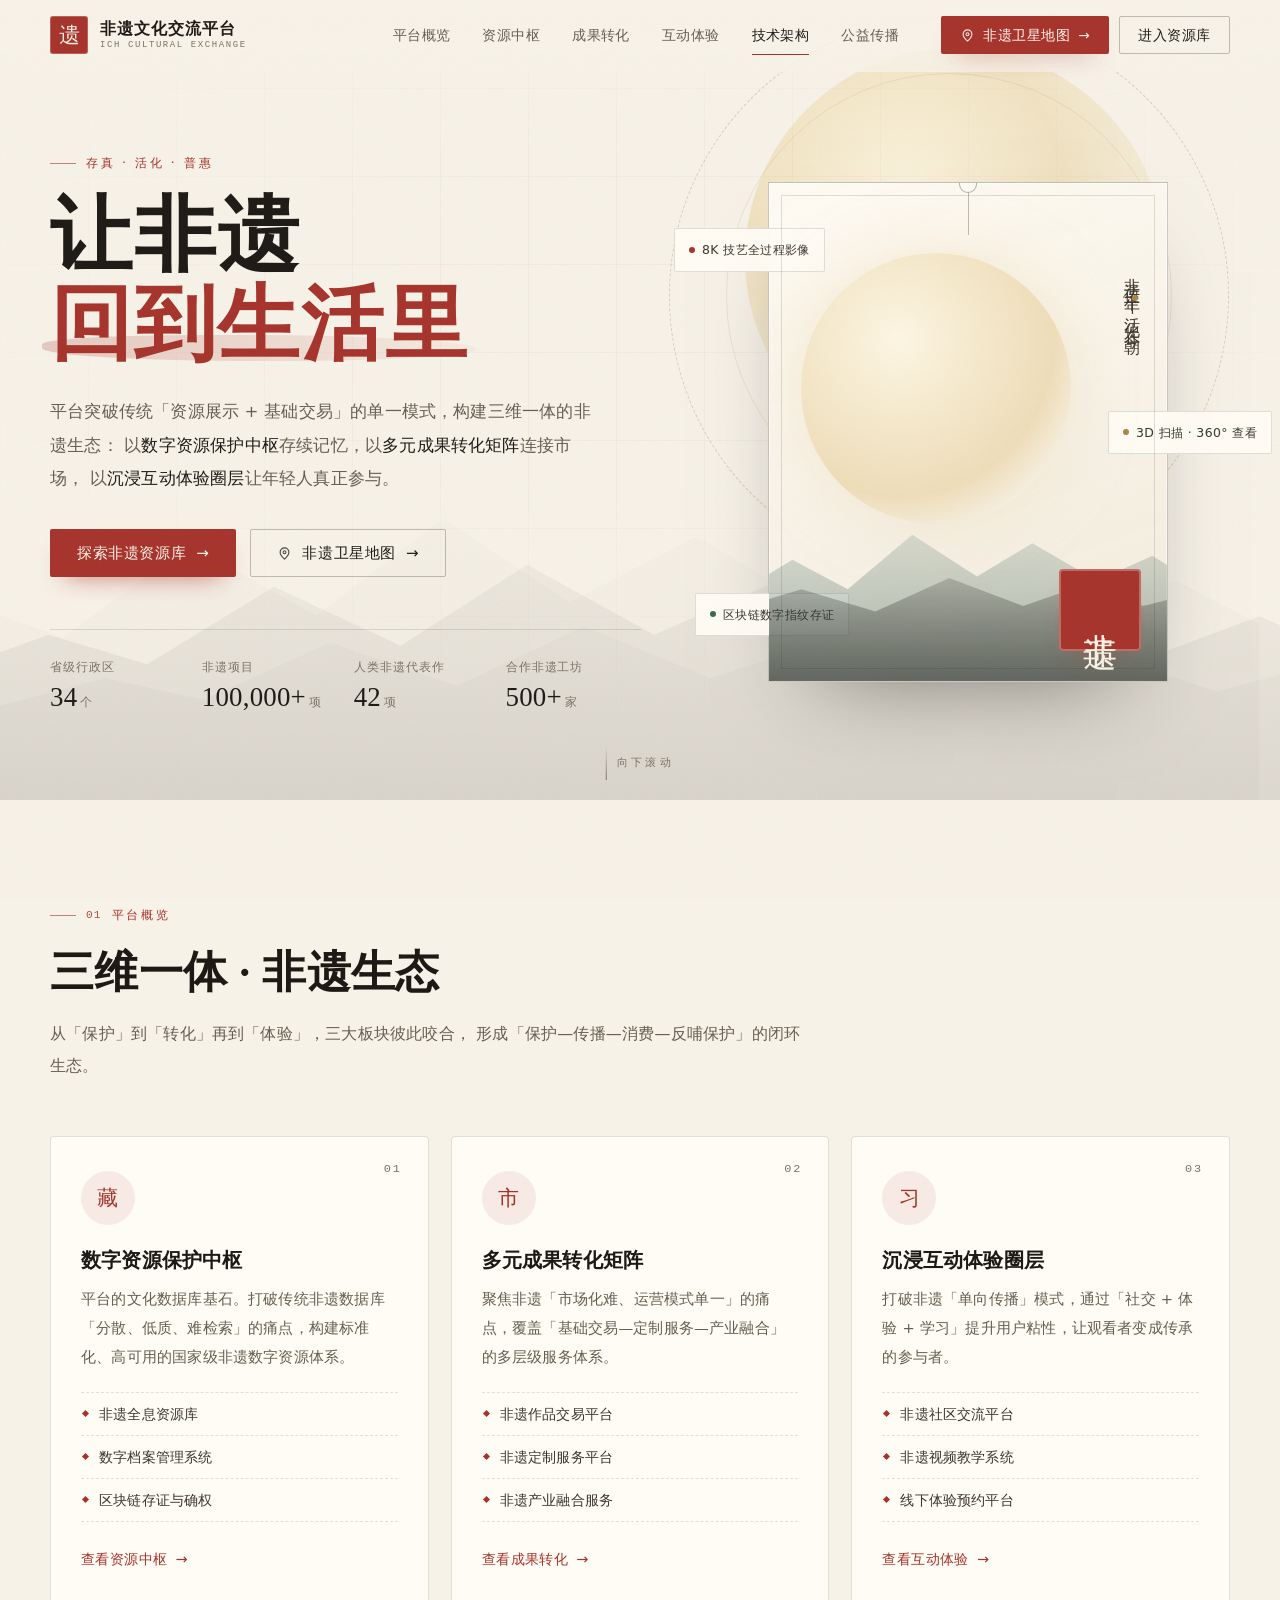
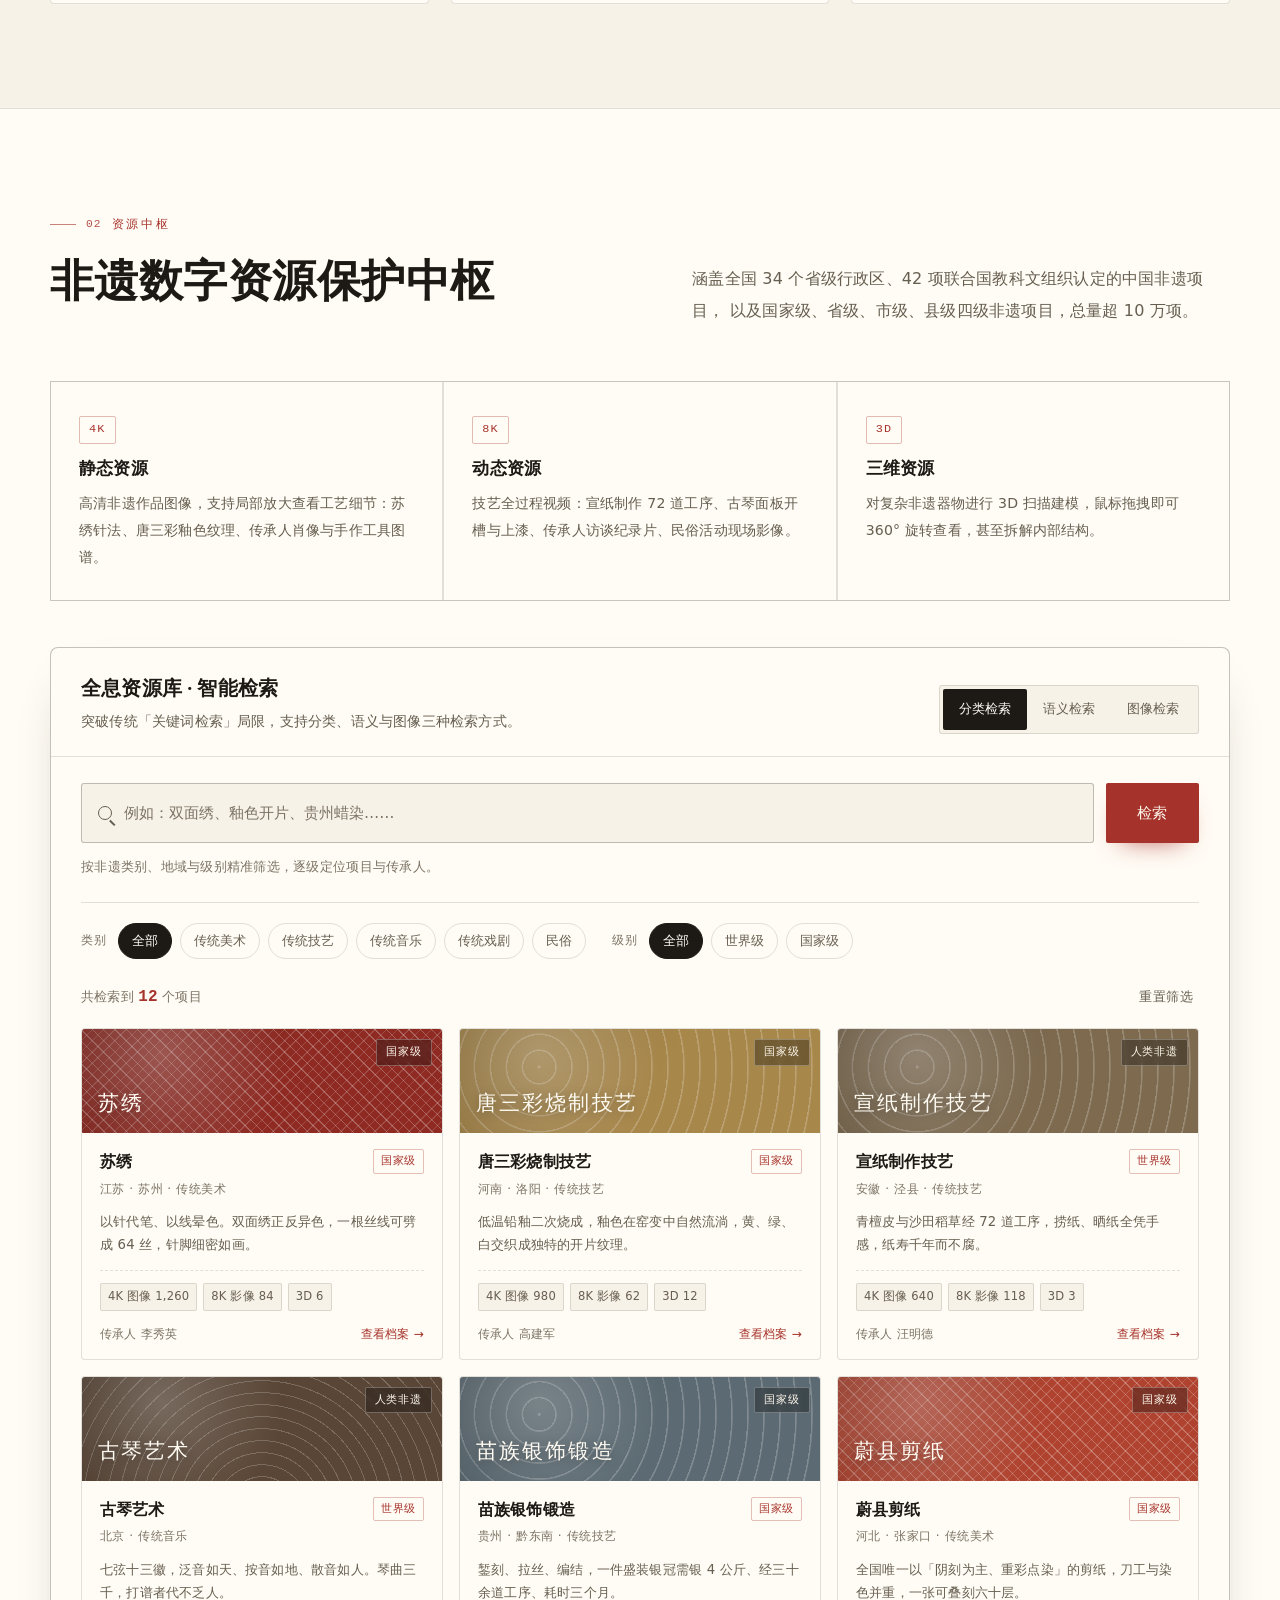
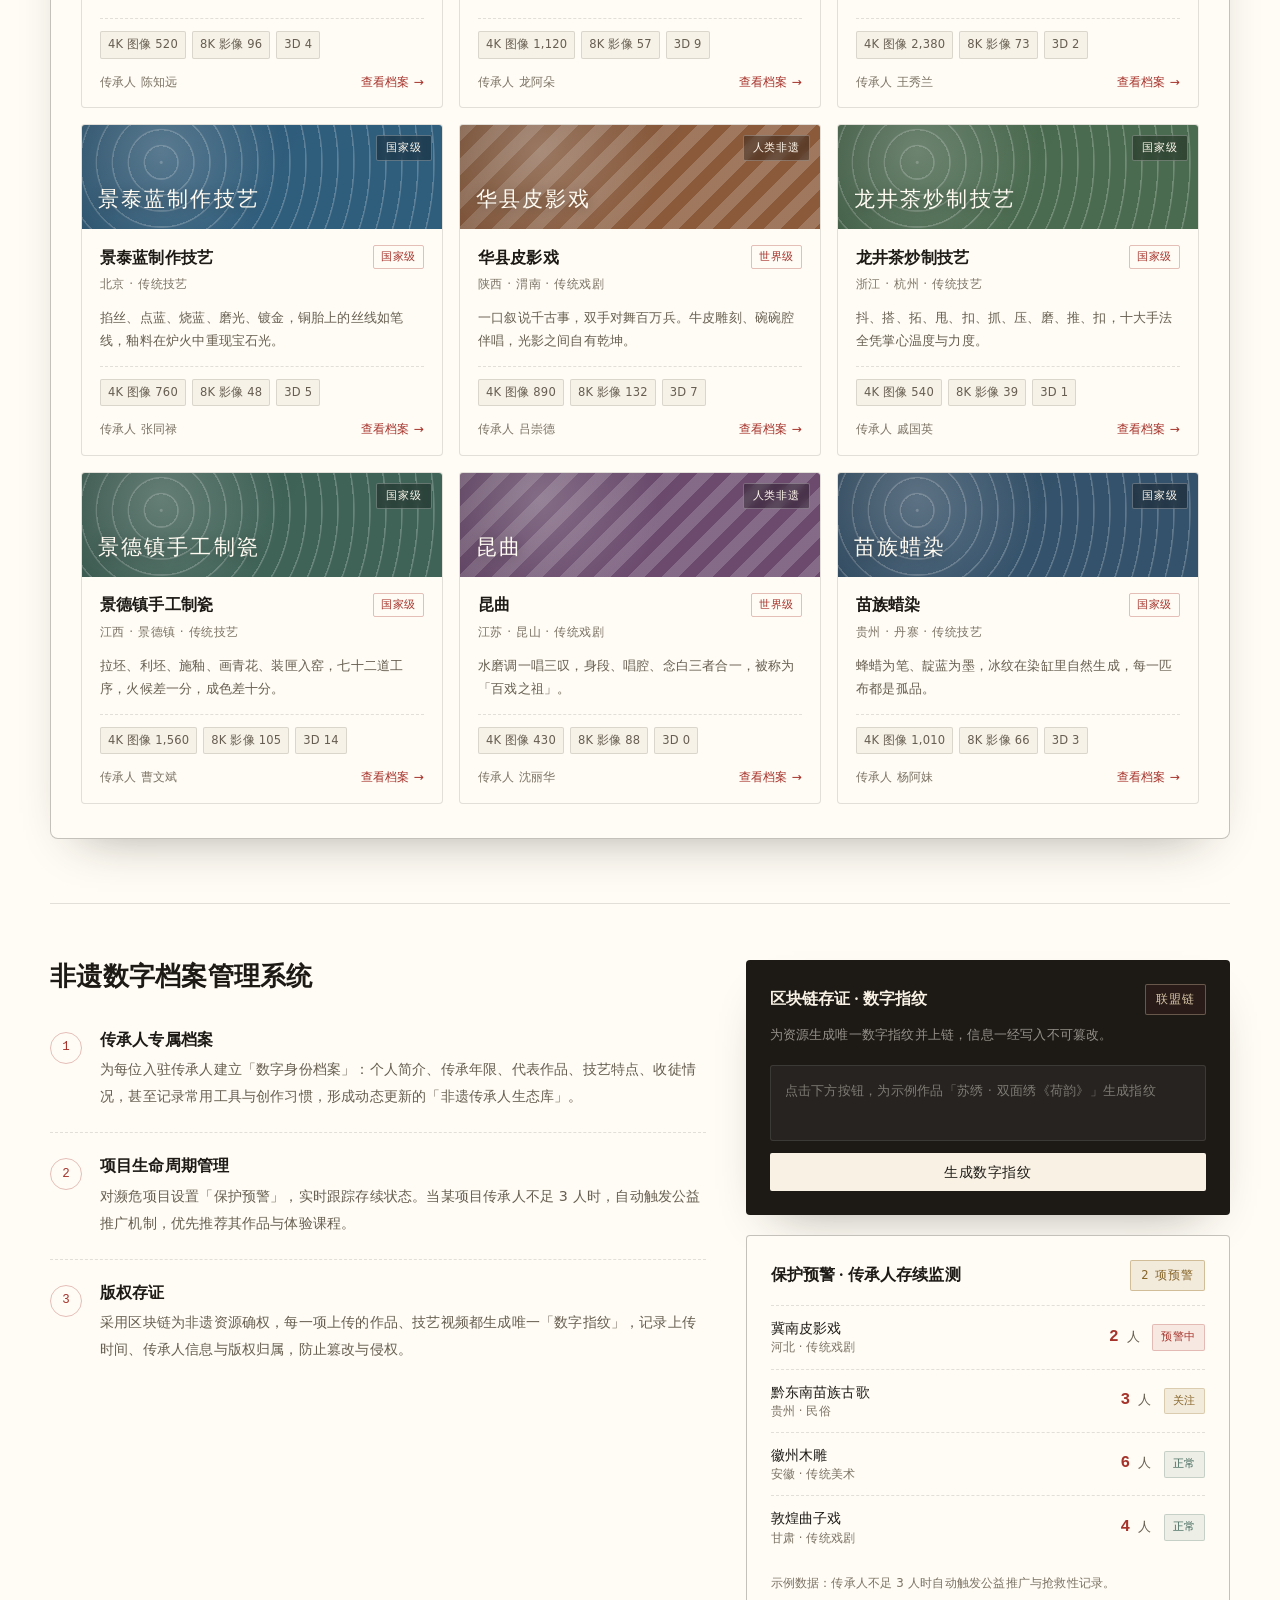
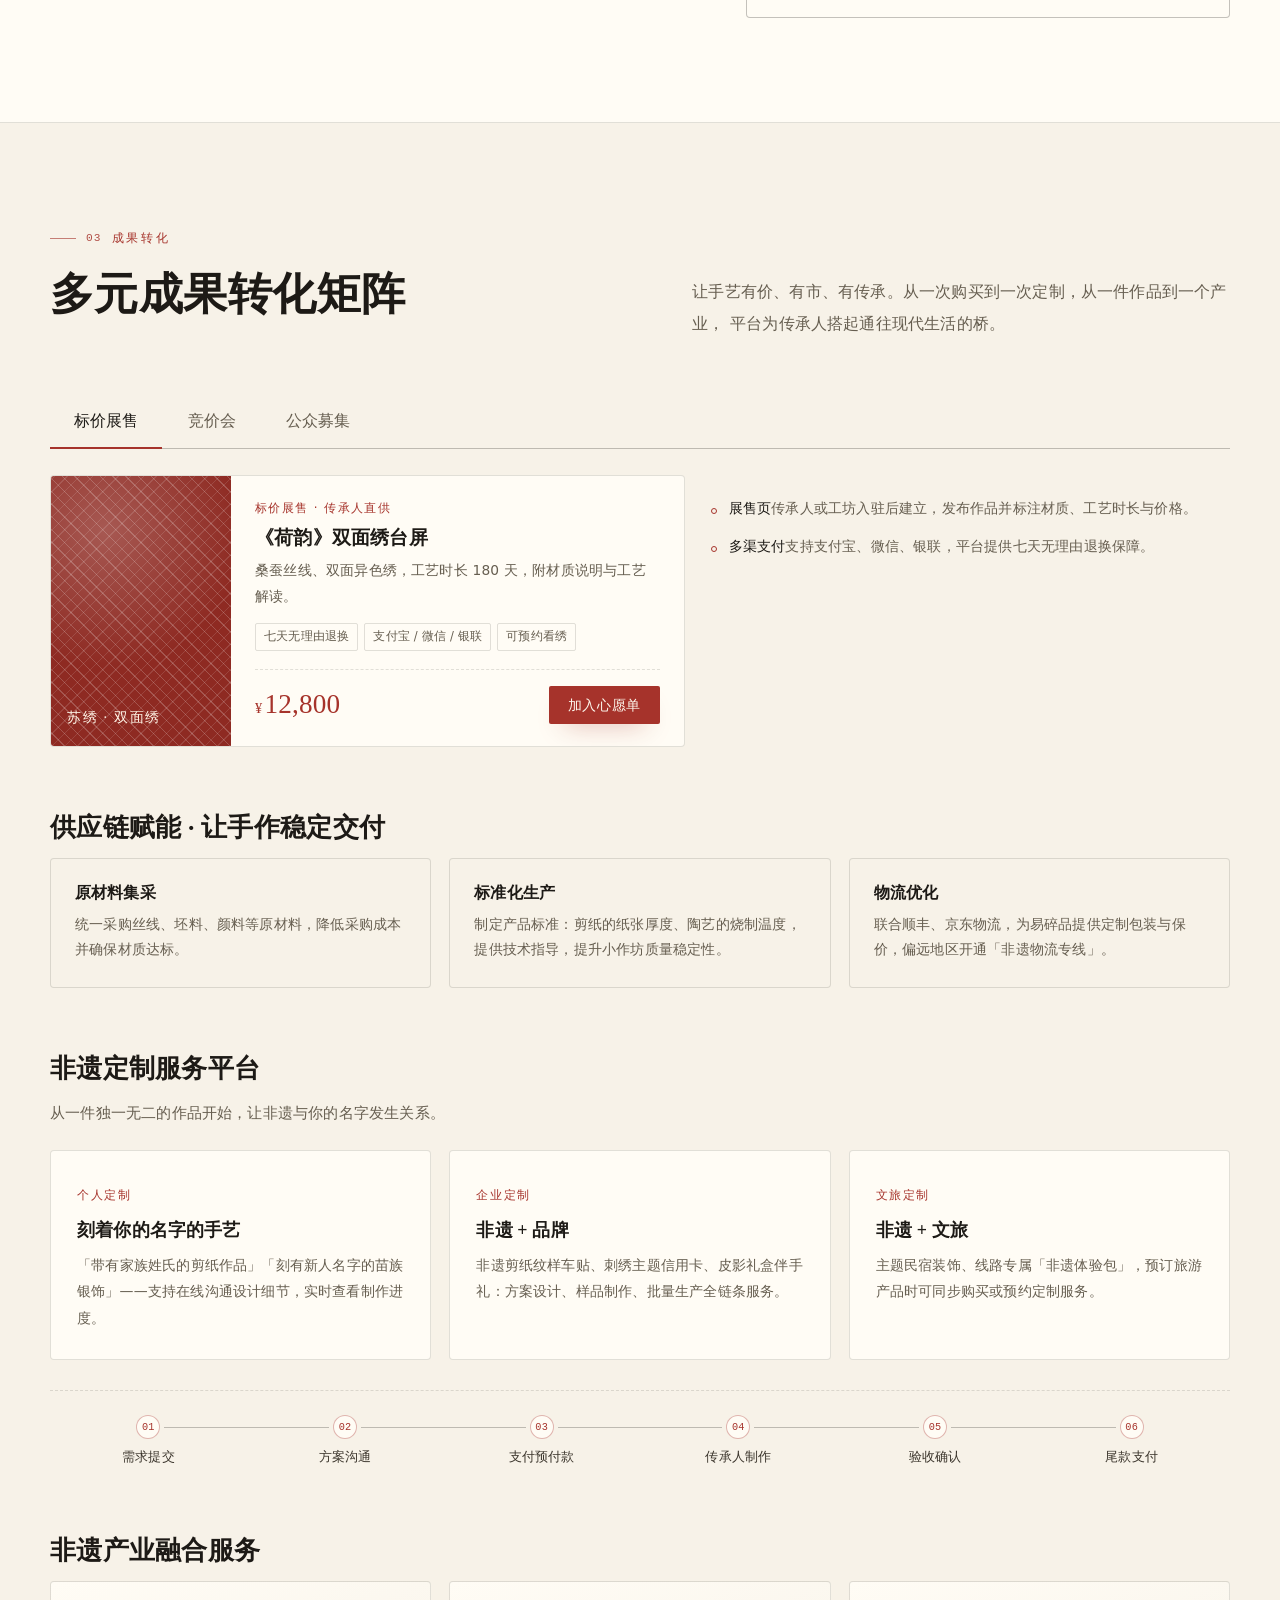
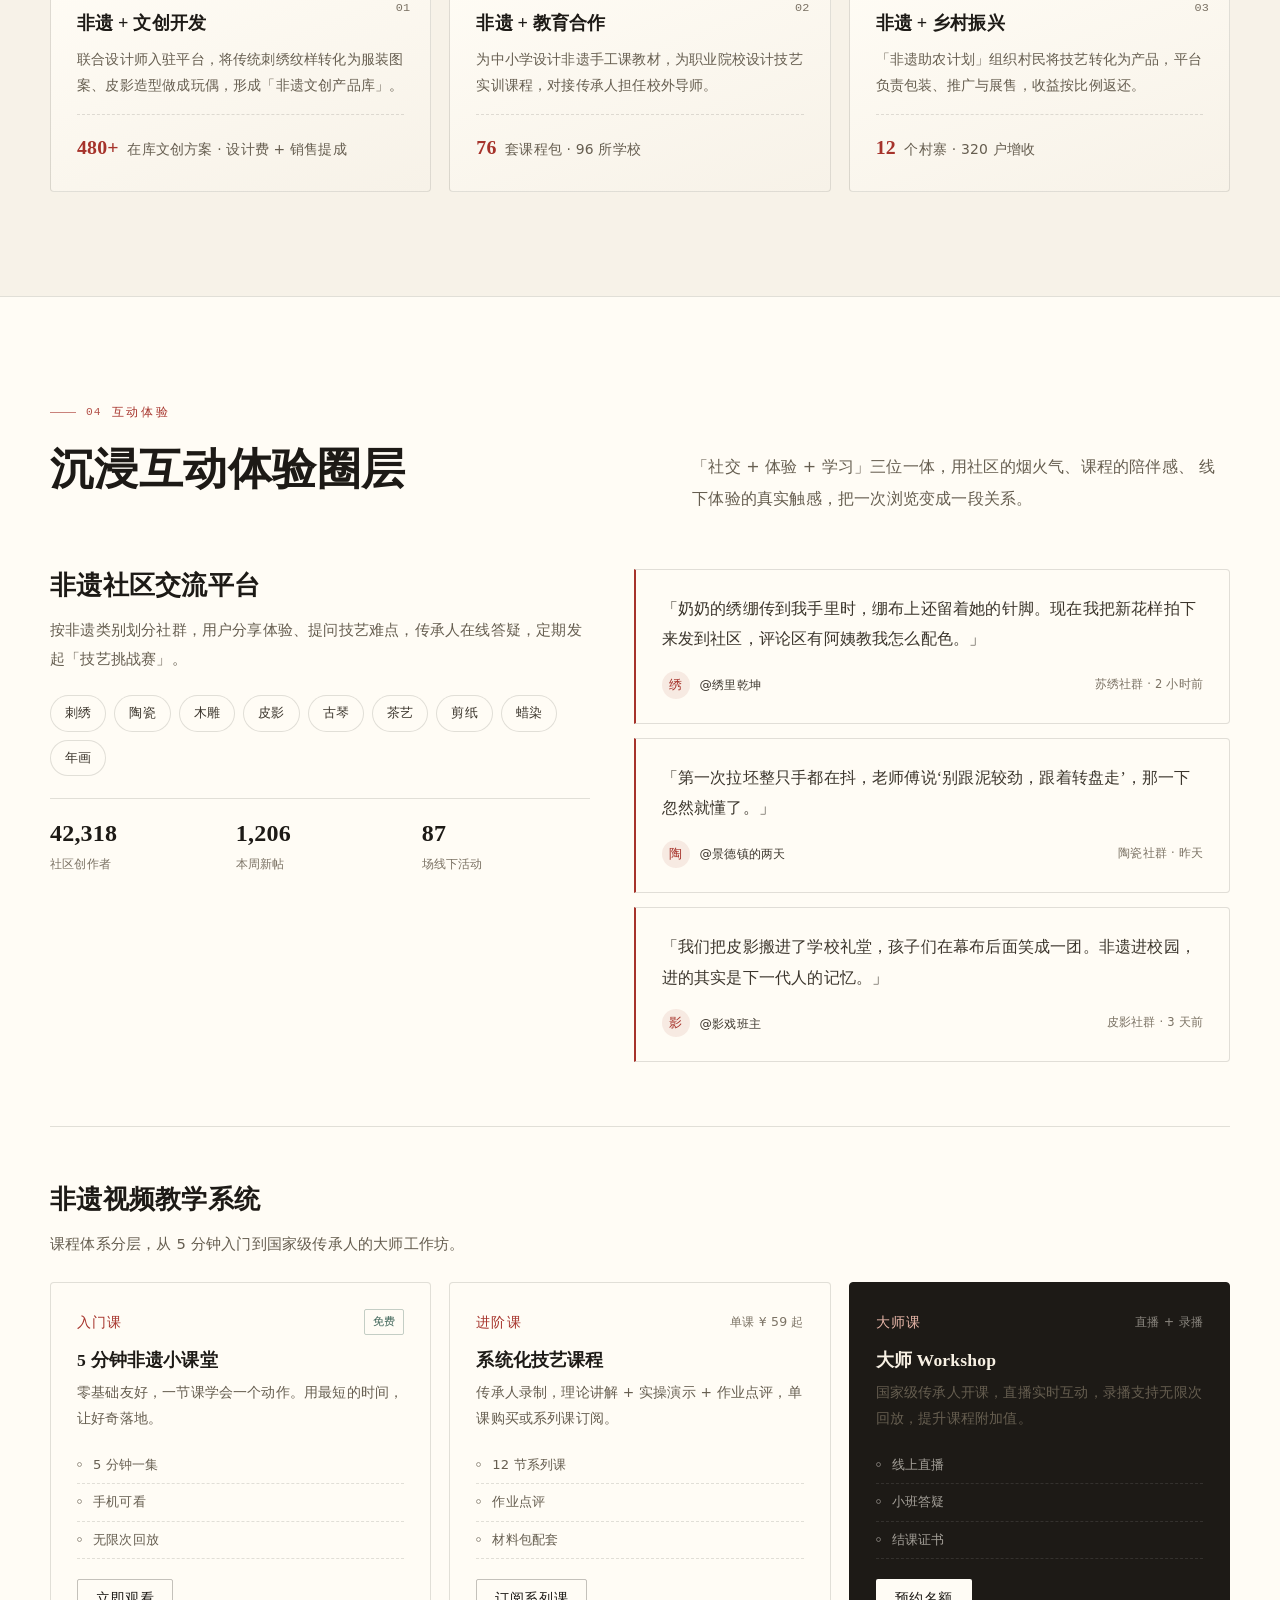
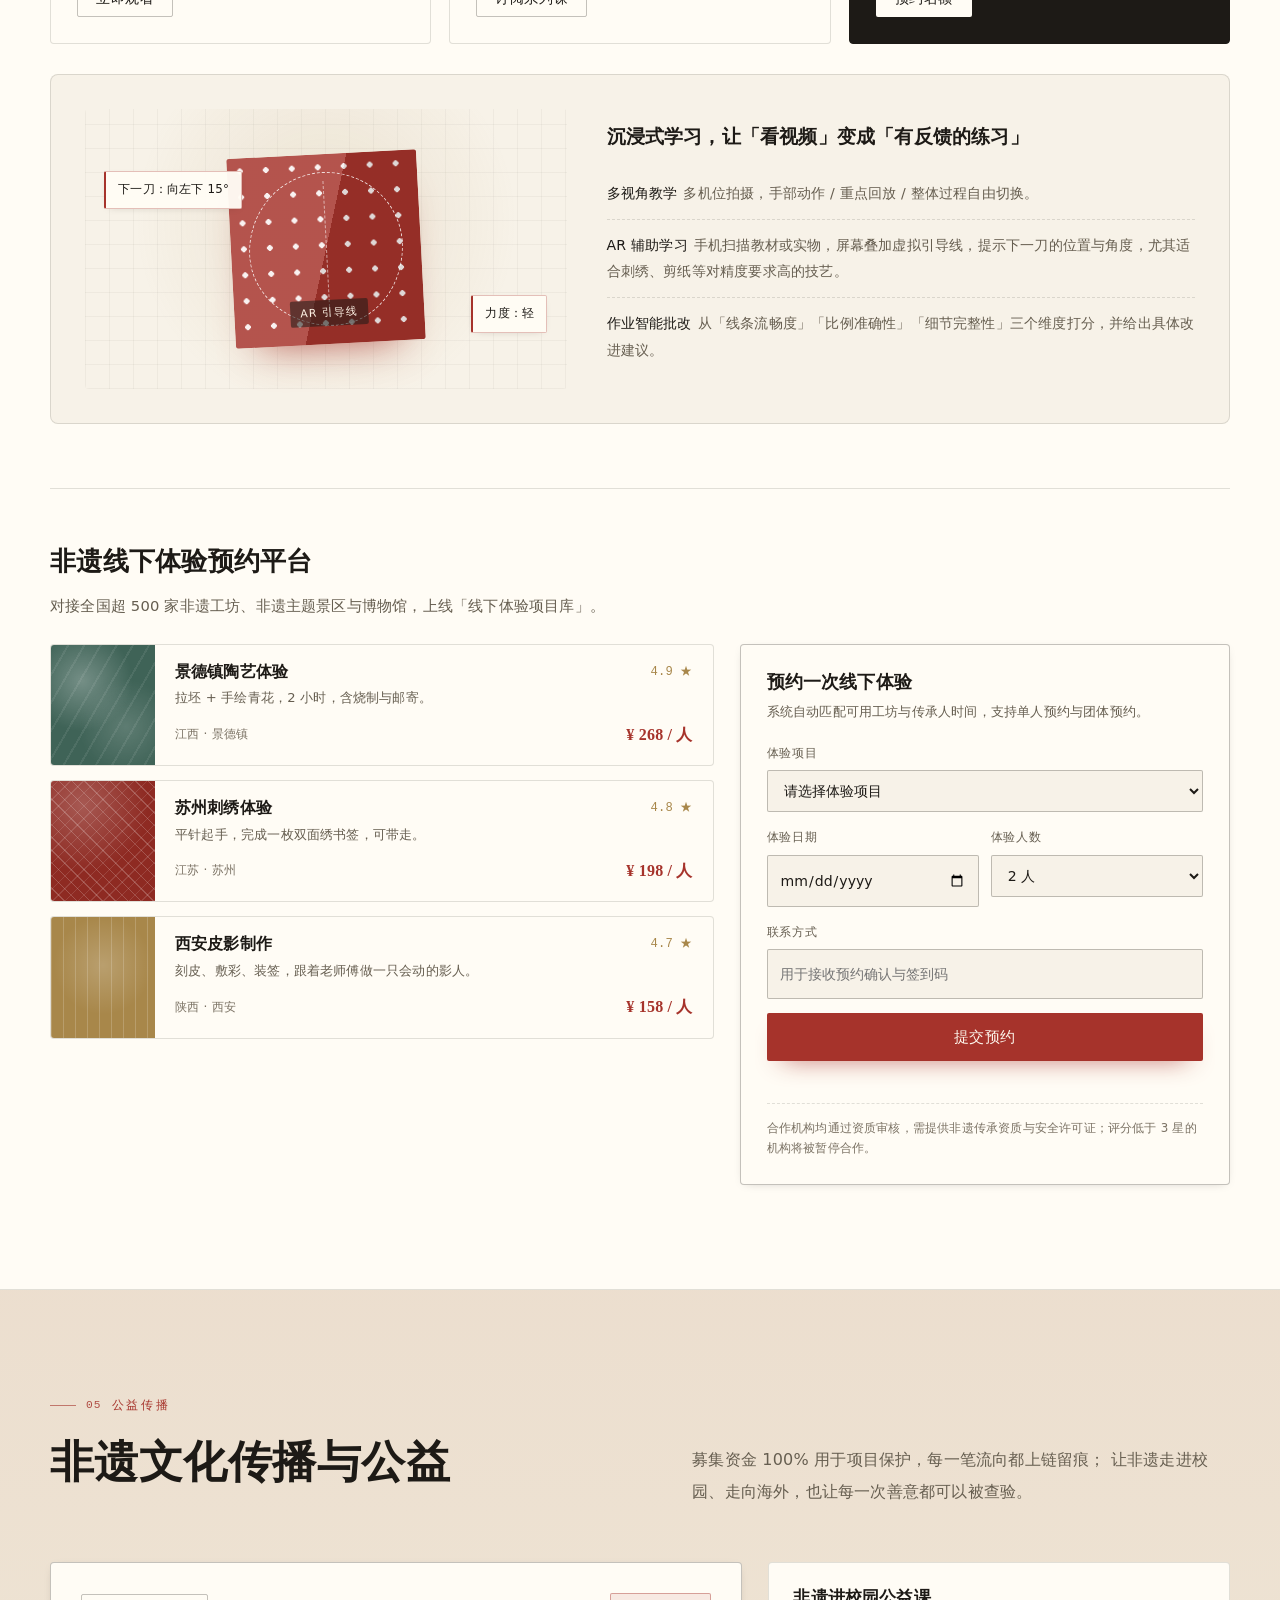
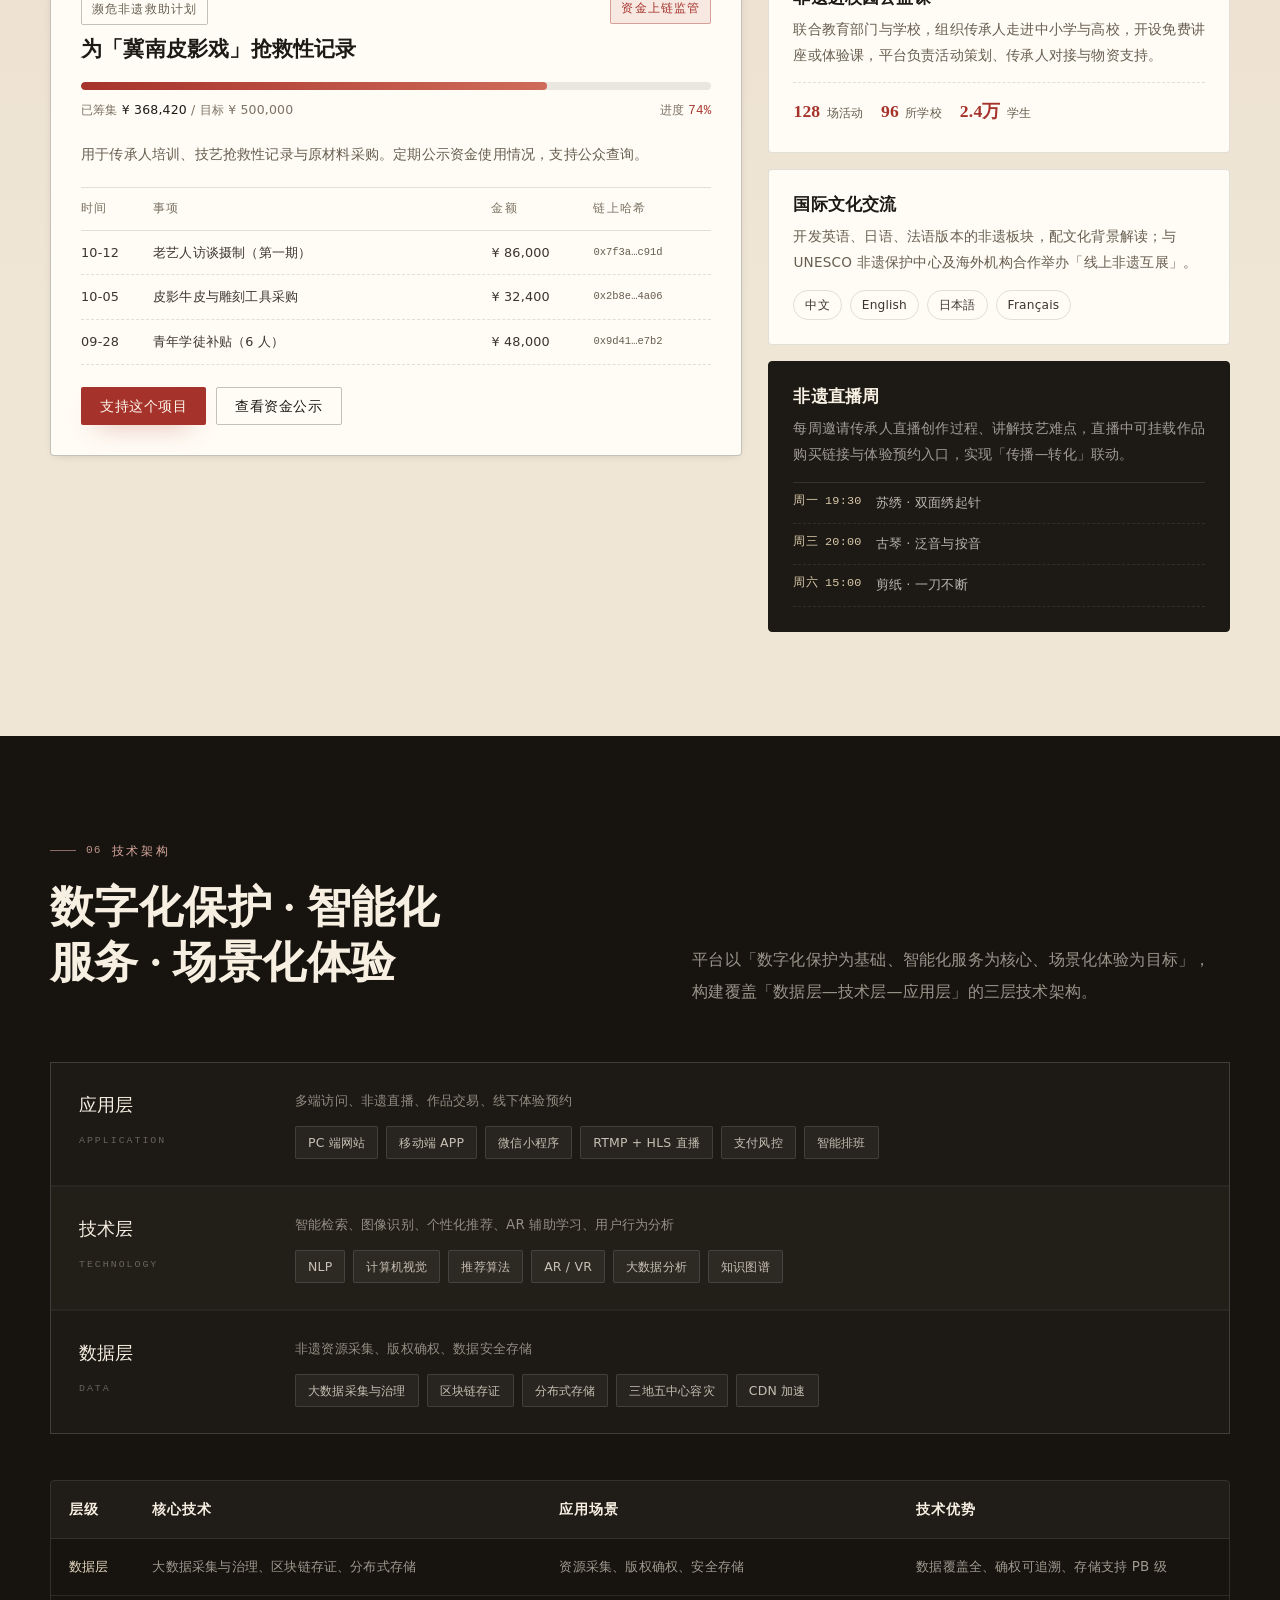
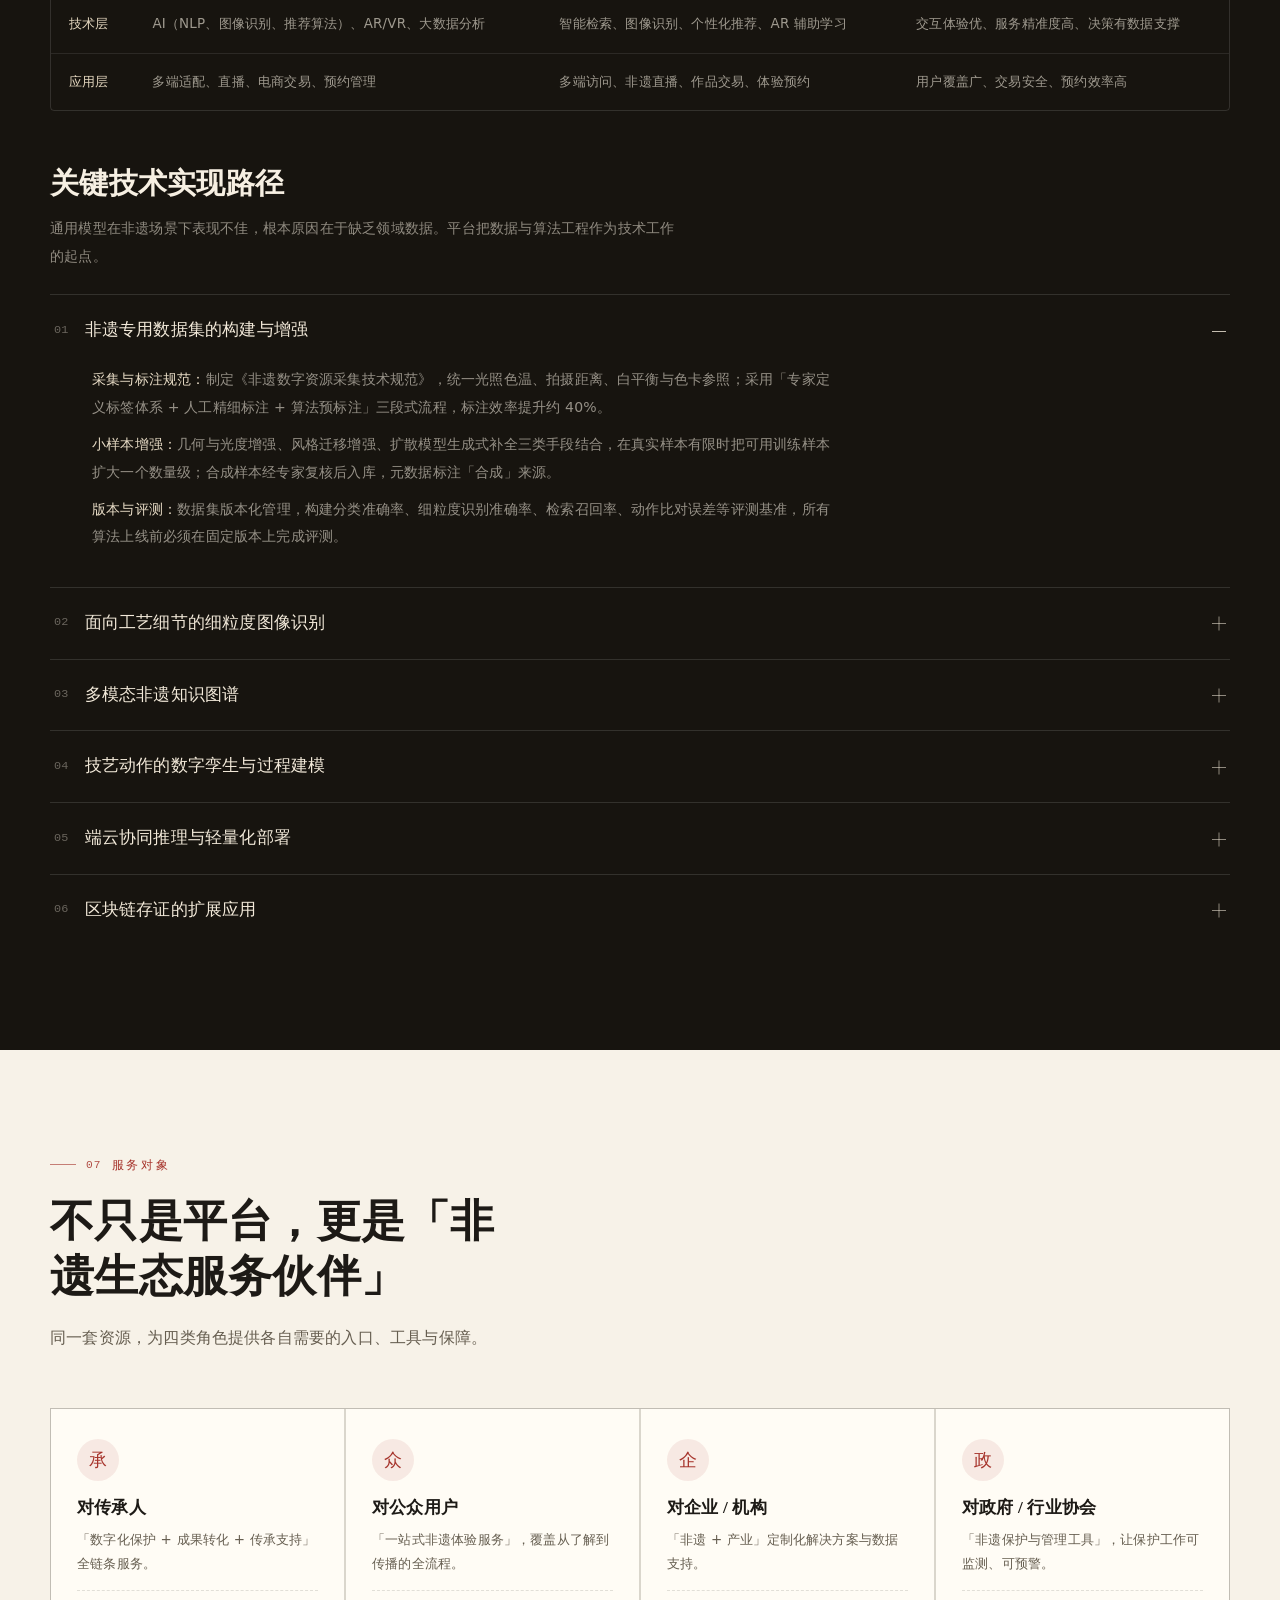
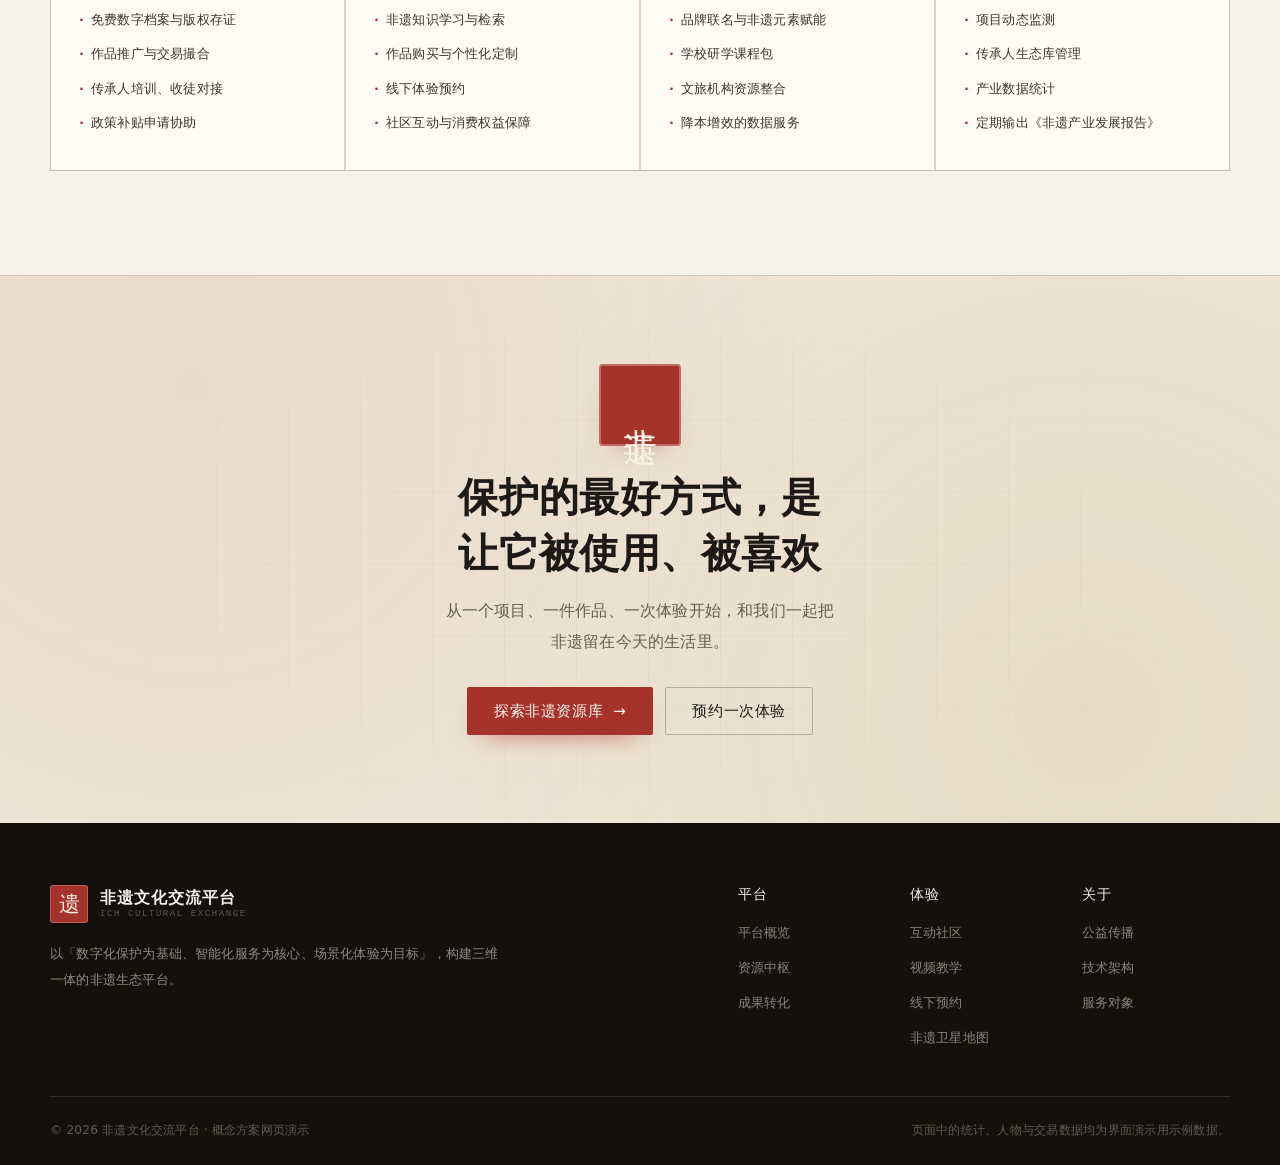
<file: index.html>
<!DOCTYPE html>
<html lang="zh-CN">
<head>
<meta charset="utf-8">
<meta name="viewport" content="width=device-width, initial-scale=1">
<title>非遗文化交流平台 · 让非遗回到生活里</title>
<meta name="description" content="非遗文化交流平台以「存真、活化、普惠」为原则，构建数字资源保护中枢、多元成果转化矩阵、沉浸互动体验圈层三维一体的非遗生态平台。">
<meta name="theme-color" content="#f7f2e8">
<link rel="icon" href="data:image/svg+xml,%3Csvg xmlns='http://www.w3.org/2000/svg' viewBox='0 0 64 64'%3E%3Crect width='64' height='64' rx='6' fill='%23a6332b'/%3E%3Ctext x='32' y='45' font-size='38' text-anchor='middle' fill='%23f7f2e8' font-family='serif'%3E遗%3C/text%3E%3C/svg%3E">
<link rel="stylesheet" href="assets/css/style.css">
<noscript>
  <style>
    .reveal { opacity: 1 !important; transform: none !important; }
    .nav { display: flex !important; }
  </style>
</noscript>
</head>
<body>
<a class="skip-link" href="#main">跳到主要内容</a>

<!-- ============ 页头 ============ -->
<header class="site-header" id="siteHeader">
  <div class="wrap header-inner">
    <a class="brand" href="#top" aria-label="非遗文化交流平台 首页">
      <span class="seal seal--sm" aria-hidden="true">遗</span>
      <span class="brand-text">
        <strong>非遗文化交流平台</strong>
        <small>ICH&nbsp;CULTURAL&nbsp;EXCHANGE</small>
      </span>
    </a>

    <nav class="nav" id="nav" aria-label="主导航">
      <a href="#overview">平台概览</a>
      <a href="#archive">资源中枢</a>
      <a href="#market">成果转化</a>
      <a href="#experience">互动体验</a>
      <a href="#tech">技术架构</a>
      <a href="#public">公益传播</a>
    </nav>

    <div class="header-actions">
      <a class="btn btn--primary btn--sm map-entry" href="非遗中国.html" title="打开非遗中国 · 卫星交互地图">
        <svg class="map-entry__icon" width="15" height="15" viewBox="0 0 24 24" fill="none" aria-hidden="true">
          <path d="M12 21s-7-6.1-7-11a7 7 0 1 1 14 0c0 4.9-7 11-7 11z" stroke="currentColor" stroke-width="1.8" stroke-linejoin="round"/>
          <circle cx="12" cy="10" r="2.3" stroke="currentColor" stroke-width="1.8"/>
        </svg>
        <span>非遗卫星地图</span>
        <span class="btn__arrow" aria-hidden="true">→</span>
      </a>
      <a class="btn btn--ghost btn--sm" href="#archive">进入资源库</a>
      <button class="nav-toggle" id="navToggle" aria-expanded="false" aria-controls="nav">
        <span class="nav-toggle__bars" aria-hidden="true"></span>菜单
      </button>
    </div>
  </div>
</header>

<main id="main">

  <!-- ============ 首屏 ============ -->
  <section class="hero" id="top">
    <div class="hero-bg" aria-hidden="true">
      <div class="moon"></div>
      <div class="ring"></div>
      <div class="mtn mtn--3"></div>
      <div class="mtn mtn--2"></div>
      <div class="mtn mtn--1"></div>
      <div class="hero-grid"></div>
    </div>

    <div class="wrap hero-inner">
      <div class="hero-copy">
        <p class="eyebrow">存真 · 活化 · 普惠</p>
        <h1>让非遗<br><em>回到生活里</em></h1>
        <p class="hero-lead">
          平台突破传统「资源展示 + 基础交易」的单一模式，构建三维一体的非遗生态：
          以<b>数字资源保护中枢</b>存续记忆，以<b>多元成果转化矩阵</b>连接市场，
          以<b>沉浸互动体验圈层</b>让年轻人真正参与。
        </p>

        <div class="hero-actions">
          <a class="btn btn--primary" href="#archive">探索非遗资源库<span class="btn__arrow" aria-hidden="true">→</span></a>
          <a class="btn btn--ghost map-entry-hero" href="非遗中国.html">
            <svg class="map-entry__icon" width="15" height="15" viewBox="0 0 24 24" fill="none" aria-hidden="true">
              <path d="M12 21s-7-6.1-7-11a7 7 0 1 1 14 0c0 4.9-7 11-7 11z" stroke="currentColor" stroke-width="1.8" stroke-linejoin="round"/>
              <circle cx="12" cy="10" r="2.3" stroke="currentColor" stroke-width="1.8"/>
            </svg>
            非遗卫星地图<span class="btn__arrow" aria-hidden="true">→</span>
          </a>
        </div>

        <dl class="hero-stats">
          <div class="stat">
            <dt>省级行政区</dt>
            <dd><span class="num" data-target="34">0</span><span class="unit">个</span></dd>
          </div>
          <div class="stat">
            <dt>非遗项目</dt>
            <dd><span class="num" data-target="100000" data-suffix="+">0</span><span class="unit">项</span></dd>
          </div>
          <div class="stat">
            <dt>人类非遗代表作</dt>
            <dd><span class="num" data-target="42">0</span><span class="unit">项</span></dd>
          </div>
          <div class="stat">
            <dt>合作非遗工坊</dt>
            <dd><span class="num" data-target="500" data-suffix="+">0</span><span class="unit">家</span></dd>
          </div>
        </dl>
      </div>

      <div class="hero-art" aria-hidden="true">
        <div class="art-frame">
          <div class="art-axis"></div>
          <p class="art-vertical">非遗传千年<span class="dot">·</span>活化在今朝</p>
          <span class="seal seal--lg">非遗</span>
          <div class="art-plane art-plane--a"></div>
          <div class="art-plane art-plane--b"></div>
          <div class="art-plane art-plane--c"></div>
        </div>
        <div class="chip chip--1"><i class="dot dot--red"></i>8K 技艺全过程影像</div>
        <div class="chip chip--2"><i class="dot dot--gold"></i>3D 扫描 · 360° 查看</div>
        <div class="chip chip--3"><i class="dot dot--jade"></i>区块链数字指纹存证</div>
      </div>
    </div>

    <div class="scroll-hint" aria-hidden="true"><span></span>向下滚动</div>
  </section>

  <!-- ============ 平台概览 ============ -->
  <section class="section" id="overview">
    <div class="wrap">
      <header class="sec-head">
        <p class="eyebrow"><span>01</span> 平台概览</p>
        <h2>三维一体 · 非遗生态</h2>
        <p class="sec-lead">
          从「保护」到「转化」再到「体验」，三大板块彼此咬合，
          形成「保护—传播—消费—反哺保护」的闭环生态。
        </p>
      </header>

      <div class="pillars">
        <article class="pillar reveal">
          <div class="pillar__no">01</div>
          <div class="pillar__ico" data-ico="archive" aria-hidden="true"></div>
          <h3>数字资源保护中枢</h3>
          <p>平台的文化数据库基石。打破传统非遗数据库「分散、低质、难检索」的痛点，构建标准化、高可用的国家级非遗数字资源体系。</p>
          <ul class="pillar__list">
            <li>非遗全息资源库</li>
            <li>数字档案管理系统</li>
            <li>区块链存证与确权</li>
          </ul>
          <a class="link" href="#archive">查看资源中枢<span aria-hidden="true">→</span></a>
        </article>

        <article class="pillar reveal">
          <div class="pillar__no">02</div>
          <div class="pillar__ico" data-ico="market" aria-hidden="true"></div>
          <h3>多元成果转化矩阵</h3>
          <p>聚焦非遗「市场化难、运营模式单一」的痛点，覆盖「基础交易—定制服务—产业融合」的多层级服务体系。</p>
          <ul class="pillar__list">
            <li>非遗作品交易平台</li>
            <li>非遗定制服务平台</li>
            <li>非遗产业融合服务</li>
          </ul>
          <a class="link" href="#market">查看成果转化<span aria-hidden="true">→</span></a>
        </article>

        <article class="pillar reveal">
          <div class="pillar__no">03</div>
          <div class="pillar__ico" data-ico="experience" aria-hidden="true"></div>
          <h3>沉浸互动体验圈层</h3>
          <p>打破非遗「单向传播」模式，通过「社交 + 体验 + 学习」提升用户粘性，让观看者变成传承的参与者。</p>
          <ul class="pillar__list">
            <li>非遗社区交流平台</li>
            <li>非遗视频教学系统</li>
            <li>线下体验预约平台</li>
          </ul>
          <a class="link" href="#experience">查看互动体验<span aria-hidden="true">→</span></a>
        </article>
      </div>
    </div>
  </section>

  <!-- ============ 资源中枢 ============ -->
  <section class="section section--paper2" id="archive">
    <div class="wrap">
      <header class="sec-head sec-head--split">
        <div>
          <p class="eyebrow"><span>02</span> 资源中枢</p>
          <h2>非遗数字资源保护中枢</h2>
        </div>
        <p class="sec-lead">
          涵盖全国 34 个省级行政区、42 项联合国教科文组织认定的中国非遗项目，
          以及国家级、省级、市级、县级四级非遗项目，总量超 10 万项。
        </p>
      </header>

      <!-- 资源类型 -->
      <div class="res-types">
        <article class="res-type reveal">
          <span class="res-type__tag">4K</span>
          <h4>静态资源</h4>
          <p>高清非遗作品图像，支持局部放大查看工艺细节：苏绣针法、唐三彩釉色纹理、传承人肖像与手作工具图谱。</p>
        </article>
        <article class="res-type reveal">
          <span class="res-type__tag">8K</span>
          <h4>动态资源</h4>
          <p>技艺全过程视频：宣纸制作 72 道工序、古琴面板开槽与上漆、传承人访谈纪录片、民俗活动现场影像。</p>
        </article>
        <article class="res-type reveal">
          <span class="res-type__tag">3D</span>
          <h4>三维资源</h4>
          <p>对复杂非遗器物进行 3D 扫描建模，鼠标拖拽即可 360° 旋转查看，甚至拆解内部结构。</p>
        </article>
      </div>

      <!-- 检索演示 -->
      <div class="explorer reveal" id="explorer">
        <div class="explorer__head">
          <div>
            <h3 class="explorer__title">全息资源库 · 智能检索</h3>
            <p class="explorer__sub">突破传统「关键词检索」局限，支持分类、语义与图像三种检索方式。</p>
          </div>
          <div class="mode-tabs" role="tablist" aria-label="检索方式">
            <button class="mode-tab is-active" data-mode="cat" role="tab" aria-selected="true">分类检索</button>
            <button class="mode-tab" data-mode="semantic" role="tab" aria-selected="false">语义检索</button>
            <button class="mode-tab" data-mode="image" role="tab" aria-selected="false">图像检索</button>
          </div>
        </div>

        <div class="explorer__body">
          <div class="search-row">
            <div class="search-box">
              <span class="search-box__ico" aria-hidden="true"></span>
              <input id="heritageSearch" type="search" autocomplete="off" placeholder="例如：双面绣、釉色开片、贵州蜡染……" aria-label="输入关键词检索非遗项目">
              <button class="search-box__clear" id="searchClear" type="button" aria-label="清空搜索" hidden>清空</button>
            </div>
            <button class="btn btn--primary btn--search" id="searchBtn" type="button">检索</button>
          </div>

          <p class="mode-hint" id="modeHint">按非遗类别、地域与级别精准筛选，逐级定位项目与传承人。</p>

          <div class="dropzone" id="dropzone" hidden>
            <div class="dropzone__inner">
              <p class="dropzone__title">上传或选择一张非遗图片</p>
              <p class="dropzone__desc">系统通过图像识别比对数据库，快速定位同款或同类非遗项目及传承人。</p>
              <div class="dropzone__samples" id="dropSamples">
                <button type="button" data-sample="su-xiu"><span class="smp smp--red"></span>刺绣纹样</button>
                <button type="button" data-sample="tang-sancai"><span class="smp smp--gold"></span>三彩釉面</button>
                <button type="button" data-sample="jian-zhi"><span class="smp smp--jade"></span>剪纸花样</button>
              </div>
            </div>
          </div>

          <div class="filters" id="filters">
            <div class="filters__group" role="group" aria-label="按类别筛选">
              <span class="filters__label">类别</span>
              <button class="chip-btn is-active" data-cat="all">全部</button>
              <button class="chip-btn" data-cat="传统美术">传统美术</button>
              <button class="chip-btn" data-cat="传统技艺">传统技艺</button>
              <button class="chip-btn" data-cat="传统音乐">传统音乐</button>
              <button class="chip-btn" data-cat="传统戏剧">传统戏剧</button>
              <button class="chip-btn" data-cat="民俗">民俗</button>
            </div>
            <div class="filters__group" role="group" aria-label="按级别筛选">
              <span class="filters__label">级别</span>
              <button class="chip-btn is-active" data-level="all">全部</button>
              <button class="chip-btn" data-level="世界级">世界级</button>
              <button class="chip-btn" data-level="国家级">国家级</button>
            </div>
          </div>

          <div class="result-bar">
            <p aria-live="polite">共检索到 <strong id="resultCount">0</strong> 个项目</p>
            <button class="link link--btn" id="resetFilters" type="button">重置筛选</button>
          </div>

          <div class="cards" id="heritageGrid"></div>

          <div class="empty" id="emptyState" hidden>
            <span class="empty__mark" aria-hidden="true">空</span>
            <p>没有匹配的项目。换个关键词，或试试「刺绣」「釉」「剪纸」。</p>
            <button class="btn btn--ghost btn--sm" id="emptyReset" type="button">查看全部项目</button>
          </div>
        </div>
      </div>

      <!-- 数字档案管理 -->
      <div class="archive-grid">
        <div class="archive-feats">
          <h3 class="block-title">非遗数字档案管理系统</h3>

          <article class="feat reveal">
            <span class="feat__no">1</span>
            <div>
              <h4>传承人专属档案</h4>
              <p>为每位入驻传承人建立「数字身份档案」：个人简介、传承年限、代表作品、技艺特点、收徒情况，甚至记录常用工具与创作习惯，形成动态更新的「非遗传承人生态库」。</p>
            </div>
          </article>

          <article class="feat reveal">
            <span class="feat__no">2</span>
            <div>
              <h4>项目生命周期管理</h4>
              <p>对濒危项目设置「保护预警」，实时跟踪存续状态。当某项目传承人不足 3 人时，自动触发公益推广机制，优先推荐其作品与体验课程。</p>
            </div>
          </article>

          <article class="feat reveal">
            <span class="feat__no">3</span>
            <div>
              <h4>版权存证</h4>
              <p>采用区块链为非遗资源确权，每一项上传的作品、技艺视频都生成唯一「数字指纹」，记录上传时间、传承人信息与版权归属，防止篡改与侵权。</p>
            </div>
          </article>
        </div>

        <aside class="archive-side">
          <!-- 数字指纹 -->
          <div class="fingerprint reveal">
            <div class="fingerprint__head">
              <h4>区块链存证 · 数字指纹</h4>
              <span class="badge badge--live">联盟链</span>
            </div>
            <p class="fingerprint__desc">为资源生成唯一数字指纹并上链，信息一经写入不可篡改。</p>
            <div class="fingerprint__out" id="fpOut" aria-live="polite">
              <span class="fingerprint__ph">点击下方按钮，为示例作品「苏绣 · 双面绣《荷韵》」生成指纹</span>
            </div>
            <div class="fingerprint__meta" id="fpMeta" hidden>
              <span>上传时间 <b>2026-10-17 10:20</b></span>
              <span>版权归属 <b>李秀英（苏绣）</b></span>
            </div>
            <button class="btn btn--dark btn--sm" id="fpBtn" type="button">生成数字指纹</button>
          </div>

          <!-- 濒危预警 -->
          <div class="warn reveal">
            <div class="warn__head">
              <h4>保护预警 · 传承人存续监测</h4>
              <span class="badge badge--warn">2 项预警</span>
            </div>
            <ul class="warn__list" id="warnList"></ul>
            <p class="warn__note">示例数据：传承人不足 3 人时自动触发公益推广与抢救性记录。</p>
          </div>
        </aside>
      </div>
    </div>
  </section>

  <!-- ============ 成果转化 ============ -->
  <section class="section" id="market">
    <div class="wrap">
      <header class="sec-head sec-head--split">
        <div>
          <p class="eyebrow"><span>03</span> 成果转化</p>
          <h2>多元成果转化矩阵</h2>
        </div>
        <p class="sec-lead">
          让手艺有价、有市、有传承。从一次购买到一次定制，从一件作品到一个产业，
          平台为传承人搭起通往现代生活的桥。
        </p>
      </header>

      <div class="trade reveal">
        <div class="trade__tabs" role="tablist" aria-label="交易模式">
          <button class="trade-tab is-active" data-trade="fixed" role="tab" aria-selected="true">标价展售</button>
          <button class="trade-tab" data-trade="auction" role="tab" aria-selected="false">竞价会</button>
          <button class="trade-tab" data-trade="fund" role="tab" aria-selected="false">公众募集</button>
        </div>

        <!-- 标价展售 -->
        <div class="trade-panel is-active" data-panel="fixed">
          <div class="product">
            <div class="product__art art--embroidery"><span>苏绣 · 双面绣</span></div>
            <div class="product__body">
              <p class="product__kicker">标价展售 · 传承人直供</p>
              <h4>《荷韵》双面绣台屏</h4>
              <p class="product__desc">桑蚕丝线、双面异色绣，工艺时长 180 天，附材质说明与工艺解读。</p>
              <div class="product__meta">
                <span>七天无理由退换</span><span>支付宝 / 微信 / 银联</span><span>可预约看绣</span>
              </div>
              <div class="product__foot">
                <div class="price"><small>¥</small>12,800</div>
                <button class="btn btn--primary btn--sm" type="button" data-toast="已将《荷韵》加入心愿单（演示）">加入心愿单</button>
              </div>
            </div>
          </div>
          <ul class="trade-points">
            <li><b>展售页</b>传承人或工坊入驻后建立，发布作品并标注材质、工艺时长与价格。</li>
            <li><b>多渠支付</b>支持支付宝、微信、银联，平台提供七天无理由退换保障。</li>
          </ul>
        </div>

        <!-- 竞价 -->
        <div class="trade-panel" data-panel="auction">
          <div class="auction">
            <div class="auction__top">
              <p class="product__kicker">线上竞价会 · 预展期</p>
              <h4>景泰蓝掐丝珐琅《缠枝莲》大瓶</h4>
              <p class="product__desc">稀缺作品专场，附鉴定报告与工艺档案，竞价过程实时直播。</p>
            </div>
            <div class="auction__live">
              <span class="badge badge--live"><i class="dot dot--red"></i>直播中</span>
              <span class="mono">预展剩余 03:12:45</span>
            </div>
            <div class="auction__grid">
              <div class="auction__stat"><small>当前出价</small><strong>¥ 86,000</strong></div>
              <div class="auction__stat"><small>出价次数</small><strong>12 次</strong></div>
              <div class="auction__stat"><small>保证金</small><strong>¥ 5,000</strong></div>
            </div>
            <ul class="bid-list">
              <li><b>藏家 138****6721</b><span>¥ 86,000</span><em>刚刚</em></li>
              <li><b>藏家 139****2210</b><span>¥ 82,000</span><em>2 分钟前</em></li>
              <li><b>藏家 186****9034</b><span>¥ 78,000</span><em>5 分钟前</em></li>
            </ul>
            <div class="auction__actions">
              <button class="btn btn--primary btn--sm" type="button" data-toast="已提交出价申请，请先缴纳保证金（演示）">出价 ¥ 88,000</button>
              <button class="btn btn--ghost btn--sm" type="button" data-toast="鉴定报告已发送至您的消息中心（演示）">查看鉴定报告</button>
            </div>
          </div>
          <ul class="trade-points">
            <li><b>预展期</b>供用户查看作品细节与鉴定报告，降低决策风险。</li>
            <li><b>保证金机制</b>确保交易合规，竞价过程全程留痕可回溯。</li>
          </ul>
        </div>

        <!-- 公众募集 -->
        <div class="trade-panel" data-panel="fund">
          <div class="fund">
            <div class="fund__head">
              <p class="product__kicker">公众募集 · 衍生品预售</p>
              <h4>苗族蜡染围巾 · 秋冬季限量</h4>
              <p class="product__desc">用户提前付款预订，达到募集目标后由工坊生产，降低传承人生产风险。</p>
            </div>
            <div class="progress" id="fundProgress" style="--p:68%">
              <div class="progress__bar"><span class="progress__fill"></span></div>
              <div class="progress__meta">
                <span>已锁定 <b>680</b> / 1000 条</span>
                <span>达成 <b class="progress__pct">68%</b></span>
              </div>
            </div>
            <div class="fund__stats">
              <div><small>起订价</small><strong>¥ 168</strong></div>
              <div><small>距结束</small><strong>12 天</strong></div>
              <div><small>支持村寨</small><strong>3 个</strong></div>
            </div>
            <div class="fund__actions">
              <button class="btn btn--primary btn--sm" type="button" id="fundJoin">参与募集</button>
              <span class="fund__tip">支持 7 天无理由退款，资金由第三方托管</span>
            </div>
          </div>
          <ul class="trade-points">
            <li><b>达标即产</b>募集目标完成后启动生产，先锁定需求再投入产能。</li>
            <li><b>案例</b>某蜡染传承人计划生产 1000 条围巾，先锁定 500 单再启动生产。</li>
          </ul>
        </div>
      </div>

      <div class="supply">
        <h3 class="block-title">供应链赋能 · 让手作稳定交付</h3>
        <div class="supply-grid">
          <article class="mini-card reveal"><h4>原材料集采</h4><p>统一采购丝线、坯料、颜料等原材料，降低采购成本并确保材质达标。</p></article>
          <article class="mini-card reveal"><h4>标准化生产</h4><p>制定产品标准：剪纸的纸张厚度、陶艺的烧制温度，提供技术指导，提升小作坊质量稳定性。</p></article>
          <article class="mini-card reveal"><h4>物流优化</h4><p>联合顺丰、京东物流，为易碎品提供定制包装与保价，偏远地区开通「非遗物流专线」。</p></article>
        </div>
      </div>

      <div class="custom">
        <div class="custom__head">
          <h3 class="block-title">非遗定制服务平台</h3>
          <p class="custom__sub">从一件独一无二的作品开始，让非遗与你的名字发生关系。</p>
        </div>
        <div class="custom-grid">
          <article class="custom-card reveal">
            <span class="custom-card__tag">个人定制</span>
            <h4>刻着你的名字的手艺</h4>
            <p>「带有家族姓氏的剪纸作品」「刻有新人名字的苗族银饰」——支持在线沟通设计细节，实时查看制作进度。</p>
          </article>
          <article class="custom-card reveal">
            <span class="custom-card__tag">企业定制</span>
            <h4>非遗 + 品牌</h4>
            <p>非遗剪纸纹样车贴、刺绣主题信用卡、皮影礼盒伴手礼：方案设计、样品制作、批量生产全链条服务。</p>
          </article>
          <article class="custom-card reveal">
            <span class="custom-card__tag">文旅定制</span>
            <h4>非遗 + 文旅</h4>
            <p>主题民宿装饰、线路专属「非遗体验包」，预订旅游产品时可同步购买或预约定制服务。</p>
          </article>
        </div>

        <ol class="steps" aria-label="定制服务流程">
          <li>需求提交</li>
          <li>方案沟通</li>
          <li>支付预付款</li>
          <li>传承人制作</li>
          <li>验收确认</li>
          <li>尾款支付</li>
        </ol>
      </div>

      <div class="industry">
        <h3 class="block-title">非遗产业融合服务</h3>
        <div class="industry-grid">
          <article class="industry-card reveal">
            <span class="industry-card__no">01</span>
            <h4>非遗 + 文创开发</h4>
            <p>联合设计师入驻平台，将传统刺绣纹样转化为服装图案、皮影造型做成玩偶，形成「非遗文创产品库」。</p>
            <p class="industry-card__stat"><b>480+</b> 在库文创方案 · 设计费 + 销售提成</p>
          </article>
          <article class="industry-card reveal">
            <span class="industry-card__no">02</span>
            <h4>非遗 + 教育合作</h4>
            <p>为中小学设计非遗手工课教材，为职业院校设计技艺实训课程，对接传承人担任校外导师。</p>
            <p class="industry-card__stat"><b>76</b> 套课程包 · 96 所学校</p>
          </article>
          <article class="industry-card reveal">
            <span class="industry-card__no">03</span>
            <h4>非遗 + 乡村振兴</h4>
            <p>「非遗助农计划」组织村民将技艺转化为产品，平台负责包装、推广与展售，收益按比例返还。</p>
            <p class="industry-card__stat"><b>12</b> 个村寨 · 320 户增收</p>
          </article>
        </div>
      </div>
    </div>
  </section>

  <!-- ============ 互动体验 ============ -->
  <section class="section section--paper2" id="experience">
    <div class="wrap">
      <header class="sec-head sec-head--split">
        <div>
          <p class="eyebrow"><span>04</span> 互动体验</p>
          <h2>沉浸互动体验圈层</h2>
        </div>
        <p class="sec-lead">
          「社交 + 体验 + 学习」三位一体，用社区的烟火气、课程的陪伴感、
          线下体验的真实触感，把一次浏览变成一段关系。
        </p>
      </header>

      <!-- 社区 -->
      <div class="community">
        <div class="community__intro">
          <h3 class="block-title">非遗社区交流平台</h3>
          <p>按非遗类别划分社群，用户分享体验、提问技艺难点，传承人在线答疑，定期发起「技艺挑战赛」。</p>
          <ul class="topic-chips" id="topicChips">
            <li>刺绣</li><li>陶瓷</li><li>木雕</li><li>皮影</li><li>古琴</li><li>茶艺</li><li>剪纸</li><li>蜡染</li><li>年画</li>
          </ul>
          <div class="community__stats">
            <div><strong>42,318</strong><small>社区创作者</small></div>
            <div><strong>1,206</strong><small>本周新帖</small></div>
            <div><strong>87</strong><small>场线下活动</small></div>
          </div>
        </div>

        <div class="stories">
          <article class="story reveal">
            <p class="story__quote">「奶奶的绣绷传到我手里时，绷布上还留着她的针脚。现在我把新花样拍下来发到社区，评论区有阿姨教我怎么配色。」</p>
            <footer><span class="story__avatar" aria-hidden="true">绣</span><b>@绣里乾坤</b><small>苏绣社群 · 2 小时前</small></footer>
          </article>
          <article class="story reveal">
            <p class="story__quote">「第一次拉坯整只手都在抖，老师傅说‘别跟泥较劲，跟着转盘走’，那一下忽然就懂了。」</p>
            <footer><span class="story__avatar" aria-hidden="true">陶</span><b>@景德镇的两天</b><small>陶瓷社群 · 昨天</small></footer>
          </article>
          <article class="story reveal">
            <p class="story__quote">「我们把皮影搬进了学校礼堂，孩子们在幕布后面笑成一团。非遗进校园，进的其实是下一代人的记忆。」</p>
            <footer><span class="story__avatar" aria-hidden="true">影</span><b>@影戏班主</b><small>皮影社群 · 3 天前</small></footer>
          </article>
        </div>
      </div>

      <!-- 视频教学 -->
      <div class="learning">
        <div class="learning__head">
          <h3 class="block-title">非遗视频教学系统</h3>
          <p class="custom__sub">课程体系分层，从 5 分钟入门到国家级传承人的大师工作坊。</p>
        </div>

        <div class="courses">
          <article class="course reveal">
            <div class="course__top"><span class="course__level">入门课</span><span class="course__free">免费</span></div>
            <h4>5 分钟非遗小课堂</h4>
            <p>零基础友好，一节课学会一个动作。用最短的时间，让好奇落地。</p>
            <ul class="course__list"><li>5 分钟一集</li><li>手机可看</li><li>无限次回放</li></ul>
            <button class="btn btn--ghost btn--sm" type="button" data-toast="已开始播放《5 分钟学会一刀剪纸》（演示）">立即观看</button>
          </article>

          <article class="course reveal">
            <div class="course__top"><span class="course__level">进阶课</span><span class="course__price">单课 ¥ 59 起</span></div>
            <h4>系统化技艺课程</h4>
            <p>传承人录制，理论讲解 + 实操演示 + 作业点评，单课购买或系列课订阅。</p>
            <ul class="course__list"><li>12 节系列课</li><li>作业点评</li><li>材料包配套</li></ul>
            <button class="btn btn--ghost btn--sm" type="button" data-toast="已加入《苏绣入门十二讲》订阅（演示）">订阅系列课</button>
          </article>

          <article class="course course--dark reveal">
            <div class="course__top"><span class="course__level">大师课</span><span class="course__price">直播 + 录播</span></div>
            <h4>大师 Workshop</h4>
            <p>国家级传承人开课，直播实时互动，录播支持无限次回放，提升课程附加值。</p>
            <ul class="course__list"><li>线上直播</li><li>小班答疑</li><li>结课证书</li></ul>
            <button class="btn btn--light btn--sm" type="button" data-toast="已预约下期大师课名额（演示）">预约名额</button>
          </article>
        </div>

        <div class="immersive">
          <div class="immersive__visual" aria-hidden="true">
            <div class="paper-cut">
              <div class="paper-cut__fold"></div>
              <div class="paper-cut__guide"></div>
              <div class="paper-cut__guide2"></div>
              <span class="paper-cut__hint">AR 引导线</span>
            </div>
            <div class="ar-tag ar-tag--1">下一刀：向左下 15°</div>
            <div class="ar-tag ar-tag--2">力度：轻</div>
          </div>
          <div class="immersive__copy">
            <h4>沉浸式学习，让「看视频」变成「有反馈的练习」</h4>
            <ul class="immersive__list">
              <li><b>多视角教学</b>多机位拍摄，手部动作 / 重点回放 / 整体过程自由切换。</li>
              <li><b>AR 辅助学习</b>手机扫描教材或实物，屏幕叠加虚拟引导线，提示下一刀的位置与角度，尤其适合刺绣、剪纸等对精度要求高的技艺。</li>
              <li><b>作业智能批改</b>从「线条流畅度」「比例准确性」「细节完整性」三个维度打分，并给出具体改进建议。</li>
            </ul>
          </div>
        </div>
      </div>

      <!-- 线下体验 -->
      <div class="offline">
        <div class="offline__head">
          <h3 class="block-title">非遗线下体验预约平台</h3>
          <p class="custom__sub">对接全国超 500 家非遗工坊、非遗主题景区与博物馆，上线「线下体验项目库」。</p>
        </div>

        <div class="offline__body">
          <div class="exp-list">
            <article class="exp-card reveal">
              <div class="exp-card__art art--china"></div>
              <div class="exp-card__body">
                <div class="exp-card__row"><h4>景德镇陶艺体验</h4><span class="exp-card__score">4.9 ★</span></div>
                <p>拉坯 + 手绘青花，2 小时，含烧制与邮寄。</p>
                <div class="exp-card__foot"><span>江西 · 景德镇</span><b>¥ 268 / 人</b></div>
              </div>
            </article>
            <article class="exp-card reveal">
              <div class="exp-card__art art--embroidery"></div>
              <div class="exp-card__body">
                <div class="exp-card__row"><h4>苏州刺绣体验</h4><span class="exp-card__score">4.8 ★</span></div>
                <p>平针起手，完成一枚双面绣书签，可带走。</p>
                <div class="exp-card__foot"><span>江苏 · 苏州</span><b>¥ 198 / 人</b></div>
              </div>
            </article>
            <article class="exp-card reveal">
              <div class="exp-card__art art--shadow"></div>
              <div class="exp-card__body">
                <div class="exp-card__row"><h4>西安皮影制作</h4><span class="exp-card__score">4.7 ★</span></div>
                <p>刻皮、敷彩、装签，跟着老师傅做一只会动的影人。</p>
                <div class="exp-card__foot"><span>陕西 · 西安</span><b>¥ 158 / 人</b></div>
              </div>
            </article>
          </div>

          <form class="booking" id="bookForm" novalidate>
            <h4 class="booking__title">预约一次线下体验</h4>
            <p class="booking__sub">系统自动匹配可用工坊与传承人时间，支持单人预约与团体预约。</p>

            <label class="field">
              <span>体验项目</span>
              <select id="bookProject" required>
                <option value="">请选择体验项目</option>
                <option>景德镇陶艺体验</option>
                <option>苏州刺绣体验</option>
                <option>西安皮影制作</option>
                <option>端午粽子制作</option>
                <option>春节年画印制</option>
              </select>
            </label>

            <div class="field-row">
              <label class="field">
                <span>体验日期</span>
                <input type="date" id="bookDate" required>
              </label>
              <label class="field">
                <span>体验人数</span>
                <select id="bookPeople" required>
                  <option>1 人</option>
                  <option selected>2 人</option>
                  <option>3 人</option>
                  <option>团体（10 人以上）</option>
                </select>
              </label>
            </div>

            <label class="field">
              <span>联系方式</span>
              <input type="tel" id="bookPhone" inputmode="numeric" placeholder="用于接收预约确认与签到码" required>
            </label>

            <button class="btn btn--primary btn--block" type="submit">提交预约</button>
            <p class="booking__msg" id="bookMsg" role="status" aria-live="polite"></p>
            <p class="booking__note">合作机构均通过资质审核，需提供非遗传承资质与安全许可证；评分低于 3 星的机构将被暂停合作。</p>
          </form>
        </div>
      </div>
    </div>
  </section>

  <!-- ============ 公益传播 ============ -->
  <section class="section section--tint" id="public">
    <div class="wrap">
      <header class="sec-head sec-head--split">
        <div>
          <p class="eyebrow"><span>05</span> 公益传播</p>
          <h2>非遗文化传播与公益</h2>
        </div>
        <p class="sec-lead">
          募集资金 100% 用于项目保护，每一笔流向都上链留痕；
          让非遗走进校园、走向海外，也让每一次善意都可以被查验。
        </p>
      </header>

      <div class="public-grid">
        <div class="fund-panel reveal">
          <div class="fund-panel__head">
            <div>
              <span class="badge">濒危非遗救助计划</span>
              <h3>为「冀南皮影戏」抢救性记录</h3>
            </div>
            <span class="badge badge--live">资金上链监管</span>
          </div>
          <div class="progress progress--lg" id="charityProgress" style="--p:74%">
            <div class="progress__bar"><span class="progress__fill"></span></div>
            <div class="progress__meta">
              <span>已筹集 <b>¥ 368,420</b> / 目标 ¥ 500,000</span>
              <span>进度 <b class="progress__pct">74%</b></span>
            </div>
          </div>
          <p class="fund-panel__desc">用于传承人培训、技艺抢救性记录与原材料采购。定期公示资金使用情况，支持公众查询。</p>
          <div class="ledger" aria-label="公益资金上链记录">
            <div class="ledger__row ledger__row--head"><span>时间</span><span>事项</span><span>金额</span><span>链上哈希</span></div>
            <div class="ledger__row"><span>10-12</span><span>老艺人访谈摄制（第一期）</span><span>¥ 86,000</span><span class="mono">0x7f3a…c91d</span></div>
            <div class="ledger__row"><span>10-05</span><span>皮影牛皮与雕刻工具采购</span><span>¥ 32,400</span><span class="mono">0x2b8e…4a06</span></div>
            <div class="ledger__row"><span>09-28</span><span>青年学徒补贴（6 人）</span><span>¥ 48,000</span><span class="mono">0x9d41…e7b2</span></div>
          </div>
          <div class="fund-panel__foot">
            <button class="btn btn--primary btn--sm" type="button" data-toast="感谢支持！已跳转捐赠页面（演示）">支持这个项目</button>
            <button class="btn btn--ghost btn--sm" type="button" data-toast="已打开资金公示明细（演示）">查看资金公示</button>
          </div>
        </div>

        <div class="public-side">
          <article class="pub-card reveal">
            <h4>非遗进校园公益课</h4>
            <p>联合教育部门与学校，组织传承人走进中小学与高校，开设免费讲座或体验课，平台负责活动策划、传承人对接与物资支持。</p>
            <div class="pub-card__stats"><span><b>128</b> 场活动</span><span><b>96</b> 所学校</span><span><b>2.4万</b> 学生</span></div>
          </article>

          <article class="pub-card reveal">
            <h4>国际文化交流</h4>
            <p>开发英语、日语、法语版本的非遗板块，配文化背景解读；与 UNESCO 非遗保护中心及海外机构合作举办「线上非遗互展」。</p>
            <ul class="lang-chips"><li>中文</li><li>English</li><li>日本語</li><li>Français</li></ul>
          </article>

          <article class="pub-card pub-card--dark reveal">
            <h4>非遗直播周</h4>
            <p>每周邀请传承人直播创作过程、讲解技艺难点，直播中可挂载作品购买链接与体验预约入口，实现「传播—转化」联动。</p>
            <ul class="schedule">
              <li><span>周一 19:30</span>苏绣 · 双面绣起针</li>
              <li><span>周三 20:00</span>古琴 · 泛音与按音</li>
              <li><span>周六 15:00</span>剪纸 · 一刀不断</li>
            </ul>
          </article>
        </div>
      </div>
    </div>
  </section>

  <!-- ============ 技术架构 ============ -->
  <section class="section section--dark" id="tech">
    <div class="wrap">
      <header class="sec-head sec-head--split">
        <div>
          <p class="eyebrow eyebrow--light"><span>06</span> 技术架构</p>
          <h2>数字化保护 · 智能化服务 · 场景化体验</h2>
        </div>
        <p class="sec-lead">
          平台以「数字化保护为基础、智能化服务为核心、场景化体验为目标」，
          构建覆盖「数据层—技术层—应用层」的三层技术架构。
        </p>
      </header>

      <div class="layers">
        <div class="layer reveal">
          <div class="layer__label"><span>应用层</span><small>APPLICATION</small></div>
          <div class="layer__body">
            <p class="layer__desc">多端访问、非遗直播、作品交易、线下体验预约</p>
            <ul class="layer__chips"><li>PC 端网站</li><li>移动端 APP</li><li>微信小程序</li><li>RTMP + HLS 直播</li><li>支付风控</li><li>智能排班</li></ul>
          </div>
        </div>
        <div class="layer layer--mid reveal">
          <div class="layer__label"><span>技术层</span><small>TECHNOLOGY</small></div>
          <div class="layer__body">
            <p class="layer__desc">智能检索、图像识别、个性化推荐、AR 辅助学习、用户行为分析</p>
            <ul class="layer__chips"><li>NLP</li><li>计算机视觉</li><li>推荐算法</li><li>AR / VR</li><li>大数据分析</li><li>知识图谱</li></ul>
          </div>
        </div>
        <div class="layer reveal">
          <div class="layer__label"><span>数据层</span><small>DATA</small></div>
          <div class="layer__body">
            <p class="layer__desc">非遗资源采集、版权确权、数据安全存储</p>
            <ul class="layer__chips"><li>大数据采集与治理</li><li>区块链存证</li><li>分布式存储</li><li>三地五中心容灾</li><li>CDN 加速</li></ul>
          </div>
        </div>
      </div>

      <div class="tech-table" role="region" aria-label="三层技术架构对照表" tabindex="0">
        <table>
          <thead>
            <tr><th>层级</th><th>核心技术</th><th>应用场景</th><th>技术优势</th></tr>
          </thead>
          <tbody>
            <tr>
              <th scope="row">数据层</th>
              <td>大数据采集与治理、区块链存证、分布式存储</td>
              <td>资源采集、版权确权、安全存储</td>
              <td>数据覆盖全、确权可追溯、存储支持 PB 级</td>
            </tr>
            <tr>
              <th scope="row">技术层</th>
              <td>AI（NLP、图像识别、推荐算法）、AR/VR、大数据分析</td>
              <td>智能检索、图像识别、个性化推荐、AR 辅助学习</td>
              <td>交互体验优、服务精准度高、决策有数据支撑</td>
            </tr>
            <tr>
              <th scope="row">应用层</th>
              <td>多端适配、直播、电商交易、预约管理</td>
              <td>多端访问、非遗直播、作品交易、体验预约</td>
              <td>用户覆盖广、交易安全、预约效率高</td>
            </tr>
          </tbody>
        </table>
      </div>

      <div class="tech-deep">
        <div class="tech-deep__head">
          <h3>关键技术实现路径</h3>
          <p>通用模型在非遗场景下表现不佳，根本原因在于缺乏领域数据。平台把数据与算法工程作为技术工作的起点。</p>
        </div>

        <details class="acc" open>
          <summary><span class="acc__no">01</span>非遗专用数据集的构建与增强<i aria-hidden="true"></i></summary>
          <div class="acc__body">
            <p><b>采集与标注规范：</b>制定《非遗数字资源采集技术规范》，统一光照色温、拍摄距离、白平衡与色卡参照；采用「专家定义标签体系 + 人工精细标注 + 算法预标注」三段式流程，标注效率提升约 40%。</p>
            <p><b>小样本增强：</b>几何与光度增强、风格迁移增强、扩散模型生成式补全三类手段结合，在真实样本有限时把可用训练样本扩大一个数量级；合成样本经专家复核后入库，元数据标注「合成」来源。</p>
            <p><b>版本与评测：</b>数据集版本化管理，构建分类准确率、细粒度识别准确率、检索召回率、动作比对误差等评测基准，所有算法上线前必须在固定版本上完成评测。</p>
          </div>
        </details>

        <details class="acc">
          <summary><span class="acc__no">02</span>面向工艺细节的细粒度图像识别<i aria-hidden="true"></i></summary>
          <div class="acc__body">
            <p><b>第一阶段 · 部件定位：</b>用目标检测模型在整图中定位关键工艺区域，如刺绣的针脚密集区、陶瓷的口沿与底足、木雕的刀口转折处。</p>
            <p><b>第二阶段 · 细节判别：</b>将感兴趣区域送入细粒度分类网络，通过双线性池化强化局部特征，区分不同流派与工艺等级；同步输出注意力热力图，使结论可被人工复核。</p>
            <p><b>边界：</b>输出结果明确标注「技术辅助参考，不作为唯一鉴定结论」，并保留人工复核入口，尊重非遗鉴定的专业权威性。</p>
          </div>
        </details>

        <details class="acc">
          <summary><span class="acc__no">03</span>多模态非遗知识图谱<i aria-hidden="true"></i></summary>
          <div class="acc__body">
            <p><b>本体设计：</b>以「项目—技艺—传承人—作品—要素—场景」为核心实体，「师承」「属于」「使用」「衍生」「共现」为核心关系，预留地域、流派、年代、材质等属性位。</p>
            <p><b>跨模态对齐：</b>用对比学习把图像、文本、音频映射到同一语义空间，让「苏绣双面绣」直接召回技艺视频、器物图像与传承人档案。</p>
            <p><b>推理与预警：</b>沿「传承人—师承—传习人数」路径统计活跃传承规模；当传承人数量持续下降、平均年龄上升、近三年新增作品显著减少时自动生成濒危预警。</p>
            <p><b>检索增强生成：</b>先在图谱中检索高置信实体与关系，再交给生成模型组织答案，答案附带来源链接，每一句都可回溯到具体非遗资源。</p>
          </div>
        </details>

        <details class="acc">
          <summary><span class="acc__no">04</span>技艺动作的数字孪生与过程建模<i aria-hidden="true"></i></summary>
          <div class="acc__body">
            <p><b>采集与重建：</b>在传承人授权前提下，多机位同步拍摄结合手部姿态估计，重建手部关键点与上肢骨架时序轨迹，并同步采集工具空间位姿，形成「手—工具—工件」三方关系数据。</p>
            <p><b>力度与节奏表征：</b>通过工件形变速率、材料去除量视觉估算、动作停顿周期、工具冲击微小位移等间接特征，支撑「动作是否规范、节奏是否稳定」的比较判断。</p>
            <p><b>动作指纹与教学复用：</b>把个体动作轨迹抽象为「动作指纹」特征向量，用于流派风格分析；动作模型可驱动虚拟示范形象，学习者用摄像头采集自身动作并实时获得偏差提示。</p>
          </div>
        </details>

        <details class="acc">
          <summary><span class="acc__no">05</span>端云协同推理与轻量化部署<i aria-hidden="true"></i></summary>
          <div class="acc__body">
            <p><b>分层推理：</b>轻量模型部署在终端，负责动作比对、画面预处理与初步分类；重量级模型部署在云端，负责细粒度鉴别、大规模检索与知识推理。终端先做初筛，只上传特征而非原始影像。</p>
            <p><b>模型压缩：</b>通过剪枝、量化、知识蒸馏压缩体积，针对不同算力档位提供多套配置，系统按设备能力自动选择。</p>
            <p><b>离线可用：</b>支持资源缓存与离线浏览，无网络状态下可查看已下载的技艺课程、三维模型与档案资料，恢复联网后自动同步学习记录。</p>
          </div>
        </details>

        <details class="acc">
          <summary><span class="acc__no">06</span>区块链存证的扩展应用<i aria-hidden="true"></i></summary>
          <div class="acc__body">
            <p><b>采集过程存证：</b>原始文件、采集时间、设备信息、授权文书一并生成指纹上链，出现版权争议时可证明资源形成的时间与过程。</p>
            <p><b>授权范围存证：</b>把「仅限教学使用、不可商用、不可二次修改」等条款结构化存证，资源被调用时自动校验使用场景，不符合则拦截提示。</p>
            <p><b>传承人贡献计量：</b>资源被浏览、引用、用于教学或衍生开发时全程留痕，形成可核查的贡献台账，为权益分配与评优推荐提供客观依据。</p>
          </div>
        </details>
      </div>
    </div>
  </section>

  <!-- ============ 服务对象 ============ -->
  <section class="section" id="service">
    <div class="wrap">
      <header class="sec-head">
        <p class="eyebrow"><span>07</span> 服务对象</p>
        <h2>不只是平台，更是「非遗生态服务伙伴」</h2>
        <p class="sec-lead">同一套资源，为四类角色提供各自需要的入口、工具与保障。</p>
      </header>

      <div class="personas">
        <article class="persona reveal">
          <span class="persona__ico" aria-hidden="true">承</span>
          <h3>对传承人</h3>
          <p>「数字化保护 + 成果转化 + 传承支持」全链条服务。</p>
          <ul>
            <li>免费数字档案与版权存证</li>
            <li>作品推广与交易撮合</li>
            <li>传承人培训、收徒对接</li>
            <li>政策补贴申请协助</li>
          </ul>
        </article>
        <article class="persona reveal">
          <span class="persona__ico" aria-hidden="true">众</span>
          <h3>对公众用户</h3>
          <p>「一站式非遗体验服务」，覆盖从了解到传播的全流程。</p>
          <ul>
            <li>非遗知识学习与检索</li>
            <li>作品购买与个性化定制</li>
            <li>线下体验预约</li>
            <li>社区互动与消费权益保障</li>
          </ul>
        </article>
        <article class="persona reveal">
          <span class="persona__ico" aria-hidden="true">企</span>
          <h3>对企业 / 机构</h3>
          <p>「非遗 + 产业」定制化解决方案与数据支持。</p>
          <ul>
            <li>品牌联名与非遗元素赋能</li>
            <li>学校研学课程包</li>
            <li>文旅机构资源整合</li>
            <li>降本增效的数据服务</li>
          </ul>
        </article>
        <article class="persona reveal">
          <span class="persona__ico" aria-hidden="true">政</span>
          <h3>对政府 / 行业协会</h3>
          <p>「非遗保护与管理工具」，让保护工作可监测、可预警。</p>
          <ul>
            <li>项目动态监测</li>
            <li>传承人生态库管理</li>
            <li>产业数据统计</li>
            <li>定期输出《非遗产业发展报告》</li>
          </ul>
        </article>
      </div>
    </div>
  </section>

  <!-- ============ 行动号召 ============ -->
  <section class="cta">
    <div class="wrap cta__inner">
      <span class="seal seal--lg cta__seal" aria-hidden="true">非遗</span>
      <h2>保护的最好方式，是让它被使用、被喜欢</h2>
      <p>从一个项目、一件作品、一次体验开始，和我们一起把非遗留在今天的生活里。</p>
      <div class="cta__actions">
        <a class="btn btn--primary" href="#archive">探索非遗资源库<span class="btn__arrow" aria-hidden="true">→</span></a>
        <a class="btn btn--ghost" href="#experience">预约一次体验</a>
      </div>
    </div>
  </section>
</main>

<!-- ============ 页脚 ============ -->
<footer class="site-footer">
  <div class="wrap footer-inner">
    <div class="footer-brand">
      <a class="brand" href="#top">
        <span class="seal seal--sm" aria-hidden="true">遗</span>
        <span class="brand-text"><strong>非遗文化交流平台</strong><small>ICH&nbsp;CULTURAL&nbsp;EXCHANGE</small></span>
      </a>
      <p>以「数字化保护为基础、智能化服务为核心、场景化体验为目标」，构建三维一体的非遗生态平台。</p>
    </div>

    <nav class="footer-nav" aria-label="页脚导航">
      <div>
        <h5>平台</h5>
        <a href="#overview">平台概览</a>
        <a href="#archive">资源中枢</a>
        <a href="#market">成果转化</a>
      </div>
      <div>
        <h5>体验</h5>
        <a href="#experience">互动社区</a>
        <a href="#experience">视频教学</a>
        <a href="#experience">线下预约</a>
        <a href="非遗中国.html">非遗卫星地图</a>
      </div>
      <div>
        <h5>关于</h5>
        <a href="#public">公益传播</a>
        <a href="#tech">技术架构</a>
        <a href="#service">服务对象</a>
      </div>
    </nav>
  </div>

  <div class="wrap footer-bottom">
    <p>© 2026 非遗文化交流平台 · 概念方案网页演示</p>
    <p class="footer-note">页面中的统计、人物与交易数据均为界面演示用示例数据。</p>
  </div>
</footer>

<!-- 项目详情弹窗 -->
<div class="modal" id="modal" role="dialog" aria-modal="true" aria-labelledby="modalTitle" hidden>
  <div class="modal__backdrop" data-close></div>
  <div class="modal__panel" role="document">
    <button class="modal__close" type="button" data-close aria-label="关闭">×</button>
    <p class="modal__kicker" id="modalKicker"></p>
    <h3 id="modalTitle"></h3>
    <p class="modal__desc" id="modalDesc"></p>
    <dl class="modal__facts" id="modalFacts"></dl>
    <div class="modal__tags" id="modalTags"></div>
    <div class="modal__actions">
      <button class="btn btn--primary btn--sm" id="modalPlay" type="button">观看技艺影像</button>
      <button class="btn btn--ghost btn--sm" data-close type="button">关闭</button>
    </div>
  </div>
</div>

<div class="toast" id="toast" role="status" aria-live="polite"></div>
<button class="to-top" id="toTop" type="button" aria-label="回到顶部">↑</button>

<script src="assets/js/main.js" defer></script>
</body>
</html>
</file>
<file: assets/css/style.css>
@charset "UTF-8";
/* =========================================================
   非遗文化交流平台 · 样式
   视觉语言：宣纸 · 朱砂 · 墨线 · 金箔
   ========================================================= */

/* ---------- 设计变量 ---------- */
:root {
  --paper: #f7f2e8;
  --paper-2: #fffcf5;
  --paper-3: #efe6d6;
  --ink: #1d1a16;
  --ink-2: #3b352c;
  --ink-3: #665e50;
  --ink-4: #7b7264;
  --cinnabar: #a6332b;
  --cinnabar-2: #c2453a;
  --cinnabar-soft: rgba(166, 51, 43, .09);
  --gold: #a8874a;
  --gold-soft: rgba(168, 135, 74, .15);
  --jade: #3d6357;
  --line: rgba(29, 26, 22, .13);
  --line-2: rgba(29, 26, 22, .26);
  --shadow-sm: 0 2px 10px -6px rgba(29, 26, 22, .35);
  --shadow: 0 22px 50px -30px rgba(29, 26, 22, .45);
  --shadow-lg: 0 40px 90px -50px rgba(29, 26, 22, .6);
  --r: 4px;
  --r-lg: 8px;
  --wrap: 1180px;
  --serif: "Noto Serif SC", "Source Han Serif SC", "Songti SC", "STSong", "SimSun", serif;
  --sans: "PingFang SC", "HarmonyOS Sans SC", "Hiragino Sans GB", "Microsoft YaHei", system-ui, sans-serif;
  --mono: "SFMono-Regular", "Cascadia Mono", Consolas, "Liberation Mono", monospace;
  --ease: cubic-bezier(.22, .61, .36, 1);
}

/* ---------- 基础 ---------- */
*, *::before, *::after { box-sizing: border-box; }

html {
  scroll-behavior: smooth;
  scroll-padding-top: 92px;
  -webkit-text-size-adjust: 100%;
}

body {
  margin: 0;
  background: var(--paper);
  color: var(--ink-2);
  font-family: var(--sans);
  font-size: 16px;
  line-height: 1.85;
  letter-spacing: .012em;
  overflow-x: hidden;
}

/* 宣纸纤维质感 */
body::after {
  content: "";
  position: fixed;
  inset: 0;
  z-index: 9999;
  pointer-events: none;
  opacity: .035;
  background-image: url("data:image/svg+xml,%3Csvg xmlns='http://www.w3.org/2000/svg' width='180' height='180'%3E%3Cfilter id='n'%3E%3CfeTurbulence type='fractalNoise' baseFrequency='.85' numOctaves='3'/%3E%3C/filter%3E%3Crect width='180' height='180' filter='url(%23n)'/%3E%3C/svg%3E");
}

h1, h2, h3, h4, h5 {
  margin: 0;
  font-family: var(--serif);
  font-weight: 600;
  line-height: 1.3;
  color: var(--ink);
  letter-spacing: .01em;
  text-wrap: balance;
}

p { margin: 0; }
ul, ol, dl, dd { margin: 0; padding: 0; }
li { list-style: none; }
img { max-width: 100%; display: block; }

[hidden] { display: none !important; }

a { color: inherit; text-decoration: none; }

button {
  font: inherit;
  color: inherit;
  border: 0;
  background: none;
  cursor: pointer;
}

input, select, textarea { font: inherit; color: inherit; }

::selection { background: rgba(166, 51, 43, .18); color: var(--ink); }

:focus-visible {
  outline: 2px solid var(--cinnabar);
  outline-offset: 3px;
  border-radius: 2px;
}

.wrap {
  width: min(var(--wrap), 100% - 48px);
  margin-inline: auto;
}

.skip-link {
  position: fixed;
  top: -60px;
  left: 16px;
  z-index: 10000;
  padding: 10px 18px;
  background: var(--ink);
  color: var(--paper-2);
  border-radius: 0 0 6px 6px;
  transition: top .2s;
}
.skip-link:focus { top: 0; }

/* ---------- 通用元件 ---------- */
.eyebrow {
  display: flex;
  align-items: center;
  gap: 10px;
  margin: 0 0 18px;
  font-size: .76rem;
  letter-spacing: .22em;
  color: var(--cinnabar);
  text-transform: uppercase;
}
.eyebrow::before {
  content: "";
  width: 26px;
  height: 1px;
  background: currentColor;
  opacity: .6;
}
.eyebrow span {
  font-family: var(--mono);
  font-size: .7rem;
  letter-spacing: .1em;
  opacity: .85;
}
.eyebrow--light { color: #d9a89f; }

.btn {
  display: inline-flex;
  align-items: center;
  justify-content: center;
  gap: 10px;
  padding: 14px 26px;
  border: 1px solid transparent;
  border-radius: 2px;
  font-size: .94rem;
  letter-spacing: .04em;
  line-height: 1.2;
  white-space: nowrap;
  transition: background .3s var(--ease), color .3s var(--ease),
              border-color .3s var(--ease), transform .3s var(--ease),
              box-shadow .3s var(--ease);
}
.btn:hover { transform: translateY(-2px); }
.btn:active { transform: translateY(0); }
.btn__arrow { transition: transform .3s var(--ease); }
.btn:hover .btn__arrow { transform: translateX(4px); }

.btn--primary {
  background: var(--cinnabar);
  color: #fdf6ec;
  box-shadow: 0 12px 26px -16px rgba(166, 51, 43, .9);
}
.btn--primary:hover { background: var(--cinnabar-2); box-shadow: 0 18px 34px -18px rgba(166, 51, 43, .95); }

.btn--dark { background: var(--ink); color: var(--paper-2); }
.btn--dark:hover { background: #000; }

.btn--light { background: var(--paper-2); color: var(--ink); }
.btn--light:hover { background: #fff; }

.btn--ghost {
  border-color: var(--line-2);
  color: var(--ink);
  background: transparent;
}
.btn--ghost:hover { border-color: var(--ink); background: rgba(29, 26, 22, .04); }

.btn--sm { padding: 10px 18px; font-size: .85rem; }
.btn--block { width: 100%; }

.link {
  display: inline-flex;
  align-items: center;
  gap: 8px;
  color: var(--cinnabar);
  font-size: .9rem;
  letter-spacing: .03em;
  border-bottom: 1px solid transparent;
  transition: gap .3s var(--ease), border-color .3s;
}
.link:hover { gap: 12px; border-color: currentColor; }
.link--btn { border: 0; color: var(--ink-3); font-size: .84rem; }
.link--btn:hover { color: var(--cinnabar); }

.mono { font-family: var(--mono); font-size: .82em; letter-spacing: 0; }

.dot {
  display: inline-block;
  width: 6px;
  height: 6px;
  border-radius: 50%;
  background: currentColor;
  vertical-align: middle;
}
.dot--red { color: var(--cinnabar); }
.dot--gold { color: var(--gold); }
.dot--jade { color: var(--jade); }

.seal {
  display: inline-grid;
  place-items: center;
  width: 42px;
  height: 42px;
  background: var(--cinnabar);
  color: #f8f1e4;
  font-family: var(--serif);
  font-size: 1.5rem;
  line-height: 1;
  letter-spacing: 0;
  border-radius: 3px;
  flex: none;
  box-shadow: inset 0 0 0 1px rgba(255, 255, 255, .22);
}
.seal--sm { width: 38px; height: 38px; font-size: 1.3rem; }
.seal--lg {
  width: 82px;
  height: 82px;
  font-size: 2.1rem;
  writing-mode: vertical-rl;
  letter-spacing: .1em;
  border-radius: 4px;
  box-shadow: inset 0 0 0 2px rgba(255, 255, 255, .28), 0 14px 30px -20px rgba(166, 51, 43, .8);
}

.badge {
  display: inline-flex;
  align-items: center;
  gap: 6px;
  padding: 4px 10px;
  border: 1px solid var(--line-2);
  border-radius: 2px;
  font-size: .72rem;
  letter-spacing: .1em;
  color: var(--ink-3);
  white-space: nowrap;
}
.badge--live {
  border-color: rgba(166, 51, 43, .4);
  background: var(--cinnabar-soft);
  color: var(--cinnabar);
}
.badge--warn {
  border-color: rgba(168, 135, 74, .45);
  background: var(--gold-soft);
  color: #856427;
}

.block-title {
  font-size: clamp(1.3rem, 2vw, 1.6rem);
  margin-bottom: 14px;
}

/* ---------- 页头 ---------- */
.site-header {
  position: fixed;
  inset: 0 0 auto;
  z-index: 900;
  padding: 14px 0;
  background: linear-gradient(to bottom, rgba(247, 242, 232, .96), rgba(247, 242, 232, .82));
  border-bottom: 1px solid transparent;
  transition: padding .35s var(--ease), box-shadow .35s, border-color .35s, background .35s;
}
.site-header.is-scrolled {
  padding: 8px 0;
  background: rgba(247, 242, 232, .9);
  backdrop-filter: blur(14px) saturate(1.1);
  border-bottom-color: var(--line);
  box-shadow: 0 10px 30px -26px rgba(29, 26, 22, .55);
}

.header-inner {
  display: flex;
  align-items: center;
  gap: 28px;
}

.brand {
  display: inline-flex;
  align-items: center;
  gap: 12px;
  flex: none;
}
.brand-text { display: flex; flex-direction: column; line-height: 1.25; }
.brand-text strong {
  font-family: var(--serif);
  font-size: 1.03rem;
  font-weight: 600;
  letter-spacing: .06em;
  color: var(--ink);
}
.brand-text small {
  font-family: var(--mono);
  font-size: .56rem;
  letter-spacing: .18em;
  color: var(--ink-4);
}

.nav {
  display: flex;
  align-items: center;
  gap: 4px;
  margin-left: auto;
}
.nav a {
  position: relative;
  padding: 8px 14px;
  font-size: .9rem;
  color: var(--ink-3);
  letter-spacing: .03em;
  transition: color .25s;
}
.nav a::after {
  content: "";
  position: absolute;
  left: 14px;
  right: 14px;
  bottom: 2px;
  height: 1px;
  background: var(--cinnabar);
  transform: scaleX(0);
  transform-origin: left;
  transition: transform .3s var(--ease);
}
.nav a:hover, .nav a.is-current { color: var(--ink); }
.nav a:hover::after, .nav a.is-current::after { transform: scaleX(1); }

.header-actions { display: flex; align-items: center; gap: 10px; flex: none; }

.nav-toggle {
  display: none;
  align-items: center;
  gap: 8px;
  padding: 9px 14px;
  border: 1px solid var(--line-2);
  border-radius: 2px;
  font-size: .84rem;
  color: var(--ink);
}
.nav-toggle__bars {
  width: 14px;
  height: 10px;
  background: linear-gradient(to bottom, var(--ink) 0 1px, transparent 1px 4px, var(--ink) 4px 5px, transparent 5px 8px, var(--ink) 8px 9px);
}

/* ---------- 首屏 ---------- */
.hero {
  position: relative;
  padding: 152px 0 88px;
  overflow: hidden;
  isolation: isolate;
}

.hero-bg { position: absolute; inset: 0; z-index: -1; pointer-events: none; }

.moon {
  position: absolute;
  top: 6%;
  right: 9%;
  width: 420px;
  height: 420px;
  border-radius: 50%;
  background: radial-gradient(circle at 38% 34%, #fbf3dd 0%, #f0e2c1 42%, rgba(240, 226, 193, .35) 68%, transparent 72%);
  filter: blur(.4px);
}
.ring {
  position: absolute;
  top: 2%;
  right: 4%;
  width: 560px;
  height: 560px;
  border: 1px dashed rgba(168, 135, 74, .35);
  border-radius: 50%;
  animation: spin 90s linear infinite;
}
.ring::after {
  content: "";
  position: absolute;
  inset: 56px;
  border: 1px solid rgba(168, 135, 74, .16);
  border-radius: 50%;
}
@keyframes spin { to { transform: rotate(360deg); } }

.mtn {
  position: absolute;
  left: -5%;
  right: -5%;
  bottom: 0;
  background: linear-gradient(to top, rgba(29, 26, 22, .16), rgba(29, 26, 22, .04));
  clip-path: polygon(0% 100%, 0% 66%, 8% 55%, 15% 63%, 24% 42%, 33% 58%, 42% 36%, 51% 55%, 60% 40%, 69% 57%, 78% 45%, 87% 60%, 94% 50%, 100% 60%, 100% 100%);
  opacity: .55;
}
.mtn--1 { height: 46%; opacity: .5; }
.mtn--2 { height: 34%; opacity: .32; transform: translateX(4%); background: linear-gradient(to top, rgba(29, 26, 22, .12), rgba(29, 26, 22, .02)); }
.mtn--3 { height: 55%; opacity: .16; transform: translateX(-6%); }

.hero-grid {
  position: absolute;
  inset: 0;
  background-image:
    linear-gradient(to right, rgba(29, 26, 22, .05) 1px, transparent 1px),
    linear-gradient(to bottom, rgba(29, 26, 22, .05) 1px, transparent 1px);
  background-size: 88px 88px;
  mask-image: radial-gradient(ellipse 80% 70% at 50% 40%, #000 20%, transparent 78%);
  -webkit-mask-image: radial-gradient(ellipse 80% 70% at 50% 40%, #000 20%, transparent 78%);
  opacity: .6;
}

.hero-inner {
  display: grid;
  grid-template-columns: 1.06fr .94fr;
  gap: 64px;
  align-items: center;
}

.hero-copy h1 {
  margin: 0 0 26px;
  font-size: clamp(2.9rem, 6.4vw, 5.4rem);
  line-height: 1.08;
  letter-spacing: .02em;
}
.hero-copy h1 em {
  position: relative;
  font-style: normal;
  color: var(--cinnabar);
  display: inline-block;
}
.hero-copy h1 em::after {
  content: "";
  position: absolute;
  left: -2%;
  right: -2%;
  bottom: .1em;
  height: .32em;
  background: linear-gradient(to right, rgba(166, 51, 43, .22), rgba(166, 51, 43, .04));
  z-index: -1;
  border-radius: 40% 60% 50% 55%;
}
.hero-lead {
  max-width: 33em;
  font-size: 1.04rem;
  line-height: 2;
  color: var(--ink-3);
}
.hero-lead b { color: var(--ink); font-weight: 500; }

.hero-actions {
  display: flex;
  flex-wrap: wrap;
  gap: 14px;
  margin-top: 34px;
}

.hero-stats {
  display: grid;
  grid-template-columns: repeat(4, minmax(0, 1fr));
  gap: 16px;
  margin-top: 52px;
  padding-top: 26px;
  border-top: 1px solid var(--line);
}
.stat dt {
  font-size: .76rem;
  letter-spacing: .08em;
  color: var(--ink-4);
  margin-bottom: 4px;
}
.stat dd {
  font-family: var(--serif);
  font-size: clamp(1.3rem, 2.1vw, 1.75rem);
  color: var(--ink);
  line-height: 1.1;
  display: flex;
  align-items: baseline;
  gap: 3px;
  white-space: nowrap;
}
.stat .num { font-variant-numeric: tabular-nums; }
.stat .unit {
  font-family: var(--sans);
  font-size: .72rem;
  color: var(--ink-4);
  letter-spacing: .04em;
}

/* 首屏立轴 */
.hero-art {
  position: relative;
  display: flex;
  justify-content: center;
  padding: 18px 0;
}

.art-frame {
  position: relative;
  width: min(100%, 400px);
  aspect-ratio: 4 / 5;
  background:
    linear-gradient(160deg, rgba(255, 252, 245, .96), rgba(243, 235, 220, .92));
  border: 1px solid rgba(29, 26, 22, .22);
  box-shadow: var(--shadow-lg), inset 0 0 0 1px rgba(255, 255, 255, .7);
  overflow: hidden;
}
.art-frame::before {
  content: "";
  position: absolute;
  inset: 12px;
  border: 1px solid rgba(29, 26, 22, .13);
  pointer-events: none;
  z-index: 3;
}

.art-axis {
  position: absolute;
  top: 0;
  left: 50%;
  width: 1px;
  height: 52px;
  background: rgba(29, 26, 22, .28);
  z-index: 2;
}
.art-axis::after {
  content: "";
  position: absolute;
  left: 50%;
  top: -8px;
  width: 18px;
  height: 18px;
  margin-left: -9px;
  border: 1px solid rgba(29, 26, 22, .34);
  border-radius: 50%;
  background: var(--paper-2);
}

.art-vertical {
  position: absolute;
  top: 82px;
  right: 20px;
  z-index: 3;
  writing-mode: vertical-rl;
  font-family: var(--serif);
  font-size: 1.02rem;
  letter-spacing: .32em;
  color: var(--ink-2);
}
.art-vertical .dot { color: var(--gold); margin: 4px 0; }

.art-frame .seal--lg {
  position: absolute;
  right: 26px;
  bottom: 30px;
  z-index: 4;
}

.art-plane {
  position: absolute;
  z-index: 1;
}
.art-plane--a {
  width: 68%;
  aspect-ratio: 1;
  top: 14%;
  left: 8%;
  border-radius: 50%;
  background: radial-gradient(circle at 36% 32%, #fdf6e3, #eeddb8 62%, rgba(238, 221, 184, .12) 78%);
  box-shadow: 0 0 60px rgba(238, 221, 184, .5);
}
.art-plane--b {
  left: -8%;
  right: -8%;
  bottom: 0;
  height: 42%;
  background: linear-gradient(to top, rgba(61, 99, 87, .42), rgba(61, 99, 87, .06));
  clip-path: polygon(0 100%, 0 58%, 12% 42%, 24% 56%, 38% 30%, 52% 50%, 64% 34%, 78% 52%, 90% 40%, 100% 54%, 100% 100%);
}
.art-plane--c {
  left: -8%;
  right: -8%;
  bottom: 0;
  height: 28%;
  background: linear-gradient(to top, rgba(29, 26, 22, .5), rgba(29, 26, 22, .08));
  clip-path: polygon(0 100%, 0 48%, 14% 34%, 30% 50%, 46% 26%, 62% 46%, 76% 30%, 88% 46%, 100% 36%, 100% 100%);
}

.chip {
  position: absolute;
  display: inline-flex;
  align-items: center;
  gap: 7px;
  padding: 9px 14px;
  background: rgba(255, 252, 245, .94);
  border: 1px solid var(--line);
  border-radius: 2px;
  box-shadow: var(--shadow);
  font-size: .78rem;
  letter-spacing: .03em;
  color: var(--ink-2);
  white-space: nowrap;
  backdrop-filter: blur(4px);
  animation: float 7s ease-in-out infinite;
}
.chip--1 { top: 12%; left: -6%; }
.chip--2 { top: 46%; right: -8%; animation-delay: -2.2s; }
.chip--3 { bottom: 12%; left: -2%; animation-delay: -4.4s; }
@keyframes float {
  0%, 100% { transform: translateY(0); }
  50% { transform: translateY(-9px); }
}

.scroll-hint {
  position: absolute;
  left: 50%;
  bottom: 20px;
  transform: translateX(-50%);
  display: flex;
  align-items: center;
  gap: 10px;
  font-size: .7rem;
  letter-spacing: .3em;
  color: var(--ink-4);
}
.scroll-hint span {
  display: block;
  width: 1px;
  height: 34px;
  background: linear-gradient(to bottom, transparent, var(--ink-4));
  animation: drip 2.4s ease-in-out infinite;
}
@keyframes drip {
  0%, 100% { opacity: .3; transform: scaleY(.6); transform-origin: top; }
  50% { opacity: 1; transform: scaleY(1); transform-origin: top; }
}

/* ---------- 区块骨架 ---------- */
.section {
  position: relative;
  padding: 104px 0;
}
.section--paper2 { background: var(--paper-2); border-block: 1px solid var(--line); }
.section--tint {
  background:
    linear-gradient(to bottom, rgba(166, 51, 43, .045), transparent 60%),
    var(--paper-3);
}
.section--dark {
  background: #17140f;
  color: rgba(242, 235, 221, .72);
}
.section--dark h2, .section--dark h3, .section--dark h4 { color: #f6efe2; }
.section--dark .sec-lead { color: rgba(242, 235, 221, .6); }

.sec-head {
  max-width: 760px;
  margin-bottom: 54px;
}
.sec-head h2 {
  font-size: clamp(1.85rem, 3.5vw, 2.75rem);
  line-height: 1.25;
  margin-bottom: 18px;
}
.sec-lead {
  font-size: 1rem;
  line-height: 2;
  color: var(--ink-3);
}
.sec-head--split {
  max-width: none;
  display: grid;
  grid-template-columns: 1.05fr .95fr;
  gap: 48px;
  align-items: end;
}
.sec-head--split .sec-lead { max-width: 34em; }

/* ---------- 滚动出现 ---------- */
.reveal {
  opacity: 0;
  transform: translateY(26px);
  transition: opacity .8s var(--ease), transform .8s var(--ease);
}
.reveal.is-visible { opacity: 1; transform: none; }

/* ---------- 三大板块 ---------- */
.pillars {
  display: grid;
  grid-template-columns: repeat(3, minmax(0, 1fr));
  gap: 22px;
}
.pillar {
  position: relative;
  display: flex;
  flex-direction: column;
  padding: 34px 30px 30px;
  background: var(--paper-2);
  border: 1px solid var(--line);
  border-radius: var(--r);
  transition: transform .4s var(--ease), box-shadow .4s var(--ease), border-color .4s;
}
.pillar::after {
  content: "";
  position: absolute;
  left: 0;
  right: 0;
  top: 0;
  height: 2px;
  background: linear-gradient(to right, var(--cinnabar), rgba(166, 51, 43, .1));
  transform: scaleX(0);
  transform-origin: left;
  transition: transform .5s var(--ease);
}
.pillar:hover { transform: translateY(-6px); box-shadow: var(--shadow); border-color: rgba(29, 26, 22, .22); }
.pillar:hover::after { transform: scaleX(1); }

.pillar__no {
  position: absolute;
  top: 22px;
  right: 26px;
  font-family: var(--mono);
  font-size: .74rem;
  letter-spacing: .16em;
  color: var(--ink-4);
}
.pillar__ico {
  display: grid;
  place-items: center;
  width: 54px;
  height: 54px;
  margin-bottom: 22px;
  border-radius: 50%;
  background: var(--cinnabar-soft);
  color: var(--cinnabar);
  font-family: var(--serif);
  font-size: 1.3rem;
}
.pillar__ico::after { content: "藏"; }
.pillar__ico[data-ico="market"]::after { content: "市"; }
.pillar__ico[data-ico="experience"]::after { content: "习"; }

.pillar h3 { font-size: 1.28rem; margin-bottom: 12px; }
.pillar > p { font-size: .92rem; line-height: 1.95; color: var(--ink-3); }

.pillar__list {
  margin: 20px 0 24px;
  border-top: 1px dashed var(--line);
}
.pillar__list li {
  position: relative;
  padding: 8px 0 8px 18px;
  font-size: .88rem;
  color: var(--ink-2);
  border-bottom: 1px dashed var(--line);
}
.pillar__list li::before {
  content: "";
  position: absolute;
  left: 2px;
  top: 18px;
  width: 5px;
  height: 5px;
  background: var(--cinnabar);
  transform: rotate(45deg);
}
.pillar .link { margin-top: auto; }

/* ---------- 资源类型 ---------- */
.res-types {
  display: grid;
  grid-template-columns: repeat(3, minmax(0, 1fr));
  gap: 2px;
  margin-bottom: 46px;
  background: var(--line);
  border: 1px solid var(--line);
}
.res-type {
  position: relative;
  padding: 30px 28px;
  background: var(--paper-2);
}
.res-type__tag {
  display: inline-block;
  margin-bottom: 14px;
  padding: 2px 9px;
  font-family: var(--mono);
  font-size: .74rem;
  letter-spacing: .1em;
  color: var(--cinnabar);
  border: 1px solid rgba(166, 51, 43, .32);
  border-radius: 2px;
}
.res-type h4 { font-size: 1.08rem; margin-bottom: 10px; }
.res-type p { font-size: .88rem; line-height: 1.9; color: var(--ink-3); }

/* ---------- 检索器 ---------- */
.explorer {
  background: var(--paper-2);
  border: 1px solid var(--line-2);
  border-radius: var(--r-lg);
  box-shadow: var(--shadow);
  overflow: hidden;
}
.explorer__head {
  display: flex;
  flex-wrap: wrap;
  align-items: flex-end;
  justify-content: space-between;
  gap: 20px;
  padding: 28px 30px 22px;
  border-bottom: 1px solid var(--line);
}
.explorer__title { font-size: 1.24rem; margin-bottom: 6px; }
.explorer__sub { font-size: .88rem; color: var(--ink-3); }

.mode-tabs {
  display: inline-flex;
  padding: 3px;
  background: var(--paper);
  border: 1px solid var(--line);
  border-radius: 3px;
}
.mode-tab {
  padding: 8px 16px;
  font-size: .84rem;
  color: var(--ink-3);
  border-radius: 2px;
  transition: background .25s, color .25s;
}
.mode-tab:hover { color: var(--ink); }
.mode-tab.is-active {
  background: var(--ink);
  color: var(--paper-2);
}

.explorer__body { padding: 26px 30px 34px; }

.search-row { display: flex; gap: 12px; }
.search-box {
  position: relative;
  flex: 1;
  display: flex;
  align-items: center;
  gap: 12px;
  padding: 0 16px;
  background: var(--paper);
  border: 1px solid var(--line-2);
  border-radius: 3px;
  transition: border-color .3s, box-shadow .3s, background .3s;
}
.search-box:focus-within {
  border-color: var(--cinnabar);
  background: var(--paper-2);
  box-shadow: 0 0 0 4px rgba(166, 51, 43, .07);
}
.search-box__ico {
  position: relative;
  width: 14px;
  height: 14px;
  border: 1.5px solid var(--ink-3);
  border-radius: 50%;
  flex: none;
}
.search-box__ico::after {
  content: "";
  position: absolute;
  right: -5px;
  bottom: -4px;
  width: 7px;
  height: 1.5px;
  background: var(--ink-3);
  transform: rotate(45deg);
}
.search-box input {
  flex: 1;
  min-width: 0;
  padding: 15px 0;
  border: 0;
  outline: 0;
  background: none;
  font-size: .95rem;
}
.search-box input::placeholder { color: var(--ink-4); }
.search-box__clear {
  flex: none;
  font-size: .78rem;
  color: var(--ink-4);
  border-bottom: 1px solid currentColor;
}
.search-box__clear:hover { color: var(--cinnabar); }

.btn--search { padding-inline: 30px; }

.mode-hint {
  margin: 12px 0 0;
  font-size: .82rem;
  color: var(--ink-4);
  letter-spacing: .02em;
}

/* 图像检索 */
.dropzone { margin-top: 18px; }
.dropzone__inner {
  padding: 24px;
  border: 1px dashed var(--line-2);
  border-radius: var(--r);
  background: linear-gradient(160deg, rgba(168, 135, 74, .05), transparent);
  text-align: center;
}
.dropzone__title { font-family: var(--serif); font-size: 1.02rem; color: var(--ink); }
.dropzone__desc { font-size: .84rem; color: var(--ink-3); margin-top: 4px; }
.dropzone__samples {
  display: flex;
  flex-wrap: wrap;
  justify-content: center;
  gap: 10px;
  margin-top: 16px;
}
.dropzone__samples button {
  display: inline-flex;
  align-items: center;
  gap: 8px;
  padding: 8px 14px;
  background: var(--paper-2);
  border: 1px solid var(--line);
  border-radius: 2px;
  font-size: .82rem;
  transition: border-color .25s, transform .25s;
}
.dropzone__samples button:hover { border-color: var(--cinnabar); transform: translateY(-2px); }
.smp { width: 14px; height: 14px; border-radius: 2px; }
.smp--red { background: linear-gradient(135deg, #c2453a, #8e2a22); }
.smp--gold { background: linear-gradient(135deg, #d8b56a, #8f6c2c); }
.smp--jade { background: linear-gradient(135deg, #5d8a79, #2f4f45); }

/* 筛选 */
.filters {
  display: flex;
  flex-wrap: wrap;
  gap: 10px 26px;
  margin-top: 22px;
  padding-top: 20px;
  border-top: 1px solid var(--line);
}
.filters__group { display: flex; flex-wrap: wrap; align-items: center; gap: 8px; }
.filters__label {
  font-size: .76rem;
  letter-spacing: .12em;
  color: var(--ink-4);
  margin-right: 2px;
}
.chip-btn {
  padding: 5px 13px;
  font-size: .82rem;
  color: var(--ink-3);
  border: 1px solid var(--line);
  border-radius: 999px;
  transition: all .25s var(--ease);
}
.chip-btn:hover { border-color: var(--ink-3); color: var(--ink); }
.chip-btn.is-active {
  background: var(--ink);
  border-color: var(--ink);
  color: var(--paper-2);
}

.result-bar {
  display: flex;
  align-items: center;
  justify-content: space-between;
  gap: 16px;
  margin: 24px 0 16px;
  font-size: .84rem;
  color: var(--ink-4);
}
.result-bar strong { color: var(--cinnabar); font-family: var(--mono); font-size: 1rem; }

/* 结果卡片 */
.cards {
  display: grid;
  grid-template-columns: repeat(3, minmax(0, 1fr));
  gap: 16px;
}
.card {
  display: flex;
  flex-direction: column;
  background: var(--paper-2);
  border: 1px solid var(--line);
  border-radius: var(--r);
  overflow: hidden;
  cursor: pointer;
  text-align: left;
  transition: transform .35s var(--ease), box-shadow .35s var(--ease), border-color .35s;
}
.card:hover {
  transform: translateY(-5px);
  border-color: rgba(29, 26, 22, .24);
  box-shadow: var(--shadow);
}
.card.is-hit { animation: hit 1.6s var(--ease); border-color: var(--cinnabar); }
@keyframes hit {
  0%, 100% { box-shadow: 0 0 0 0 rgba(166, 51, 43, 0); }
  30% { box-shadow: 0 0 0 5px rgba(166, 51, 43, .16); }
}

.card__art {
  position: relative;
  height: 104px;
  background-color: var(--acc, #a6332b);
  overflow: hidden;
}
.card__art::after {
  content: "";
  position: absolute;
  inset: 0;
  background-image:
    radial-gradient(circle at 22% 24%, rgba(255, 255, 255, .22), transparent 42%),
    linear-gradient(120deg, rgba(0, 0, 0, .16), transparent 55%);
}
.card__art-name {
  position: absolute;
  left: 16px;
  bottom: 10px;
  z-index: 2;
  font-family: var(--serif);
  font-size: 1.32rem;
  color: #fffbf2;
  letter-spacing: .1em;
  text-shadow: 0 2px 12px rgba(0, 0, 0, .3);
}
.card__badge {
  position: absolute;
  right: 10px;
  top: 10px;
  z-index: 2;
  padding: 2px 9px;
  font-size: .68rem;
  letter-spacing: .08em;
  color: #fff8ec;
  background: rgba(0, 0, 0, .32);
  border: 1px solid rgba(255, 255, 255, .28);
  border-radius: 2px;
  backdrop-filter: blur(3px);
}
.card__art[data-pattern="lines"]::before {
  content: "";
  position: absolute;
  inset: 0;
  background-image:
    repeating-linear-gradient(45deg, rgba(255, 255, 255, .26) 0 1px, transparent 1px 8px),
    repeating-linear-gradient(-45deg, rgba(255, 255, 255, .16) 0 1px, transparent 1px 8px);
}
.card__art[data-pattern="glaze"]::before {
  content: "";
  position: absolute;
  inset: -20%;
  background: repeating-radial-gradient(circle at 30% 40%, rgba(255, 255, 255, .22) 0 1px, transparent 2px 16px);
}
.card__art[data-pattern="rings"]::before {
  content: "";
  position: absolute;
  inset: 0;
  background: repeating-radial-gradient(circle at 50% 130%, transparent 0 11px, rgba(255, 255, 255, .2) 11px 12px);
}
.card__art[data-pattern="diamond"]::before {
  content: "";
  position: absolute;
  inset: 0;
  background-image: repeating-linear-gradient(135deg, rgba(255, 255, 255, .18) 0 12px, transparent 12px 24px);
}
.card__art[data-pattern="dots"]::before {
  content: "";
  position: absolute;
  inset: 0;
  background-image: radial-gradient(rgba(255, 255, 255, .3) 1.2px, transparent 1.4px);
  background-size: 15px 15px;
}

.card__body { display: flex; flex-direction: column; flex: 1; padding: 16px 18px 14px; }
.card__top { display: flex; align-items: center; justify-content: space-between; gap: 10px; }
.card__top h4 { font-size: 1.02rem; }
.card__level {
  flex: none;
  font-size: .68rem;
  letter-spacing: .06em;
  color: var(--cinnabar);
  border: 1px solid rgba(166, 51, 43, .3);
  border-radius: 2px;
  padding: 1px 7px;
}
.card__meta {
  margin-top: 4px;
  font-size: .76rem;
  color: var(--ink-4);
  letter-spacing: .04em;
}
.card__desc {
  margin: 10px 0 14px;
  font-size: .83rem;
  line-height: 1.75;
  color: var(--ink-3);
  display: -webkit-box;
  -webkit-line-clamp: 2;
  -webkit-box-orient: vertical;
  overflow: hidden;
}
.card__stats {
  display: flex;
  flex-wrap: wrap;
  gap: 6px;
  margin-top: auto;
  padding-top: 12px;
  border-top: 1px dashed var(--line);
}
.card__stats span {
  font-size: .72rem;
  color: var(--ink-3);
  background: var(--paper);
  border: 1px solid var(--line);
  border-radius: 2px;
  padding: 2px 7px;
}
.card__foot {
  display: flex;
  align-items: center;
  justify-content: space-between;
  gap: 8px;
  margin-top: 12px;
  font-size: .76rem;
  color: var(--ink-4);
}
.card__more { color: var(--cinnabar); }

.empty { padding: 46px 20px; text-align: center; }
.empty__mark {
  display: inline-grid;
  place-items: center;
  width: 52px;
  height: 52px;
  margin-bottom: 14px;
  font-family: var(--serif);
  color: var(--ink-4);
  border: 1px solid var(--line-2);
  border-radius: 50%;
}
.empty p { font-size: .9rem; color: var(--ink-3); margin-bottom: 16px; }

/* ---------- 档案区 ---------- */
.archive-grid {
  display: grid;
  grid-template-columns: 1.15fr .85fr;
  gap: 40px;
  margin-top: 64px;
  padding-top: 56px;
  border-top: 1px solid var(--line);
}
.feat {
  display: flex;
  gap: 18px;
  padding: 22px 0;
  border-bottom: 1px dashed var(--line);
}
.feat:last-child { border-bottom: 0; }
.feat__no {
  flex: none;
  display: grid;
  place-items: center;
  width: 32px;
  height: 32px;
  margin-top: 3px;
  font-family: var(--mono);
  font-size: .78rem;
  color: var(--cinnabar);
  border: 1px solid rgba(166, 51, 43, .3);
  border-radius: 50%;
}
.feat h4 { font-size: 1.02rem; margin-bottom: 6px; }
.feat p { font-size: .89rem; line-height: 1.9; color: var(--ink-3); }

.archive-side { display: flex; flex-direction: column; gap: 20px; }

.fingerprint {
  padding: 24px;
  background: var(--ink);
  color: rgba(247, 242, 232, .72);
  border-radius: var(--r);
  box-shadow: var(--shadow);
}
.fingerprint__head {
  display: flex;
  align-items: center;
  justify-content: space-between;
  gap: 12px;
  margin-bottom: 8px;
}
.fingerprint__head h4 { color: #f8f1e4; font-size: 1rem; }
.fingerprint .badge { color: #d9c8a8; border-color: rgba(217, 200, 168, .35); }
.fingerprint__desc { font-size: .82rem; color: rgba(247, 242, 232, .55); line-height: 1.8; }
.fingerprint__out {
  margin: 18px 0 12px;
  padding: 14px;
  min-height: 76px;
  background: rgba(255, 255, 255, .045);
  border: 1px solid rgba(255, 255, 255, .1);
  border-radius: 3px;
  font-family: var(--mono);
  font-size: .78rem;
  line-height: 1.7;
  letter-spacing: .02em;
  word-break: break-all;
  color: #d9c8a8;
}
.fingerprint__ph { color: rgba(247, 242, 232, .42); font-family: var(--sans); font-size: .82rem; letter-spacing: .02em; }
.fingerprint__out .fp-line {
  display: block;
  margin-bottom: 6px;
  font-family: var(--sans);
  font-size: .74rem;
  letter-spacing: .06em;
  color: rgba(247, 242, 232, .42);
}
.fingerprint__out .fp-hash { color: #e6d3aa; }
.fingerprint__meta {
  display: flex;
  flex-wrap: wrap;
  gap: 6px 18px;
  margin-bottom: 16px;
  font-size: .76rem;
  color: rgba(247, 242, 232, .5);
}
.fingerprint__meta b { color: rgba(247, 242, 232, .82); font-weight: 500; }
.fingerprint .btn--dark {
  background: #f8f1e4;
  color: var(--ink);
  width: 100%;
}
.fingerprint .btn--dark:hover { background: #fff; }

.warn {
  padding: 24px;
  background: var(--paper-2);
  border: 1px solid var(--line-2);
  border-radius: var(--r);
}
.warn__head {
  display: flex;
  align-items: center;
  justify-content: space-between;
  gap: 12px;
  margin-bottom: 14px;
}
.warn__head h4 { font-size: 1rem; }
.warn__list { display: flex; flex-direction: column; }
.warn__item {
  display: grid;
  grid-template-columns: 1fr auto auto;
  align-items: center;
  gap: 12px;
  padding: 12px 0;
  border-top: 1px dashed var(--line);
}
.warn__name { font-size: .88rem; color: var(--ink); line-height: 1.5; }
.warn__name small { display: block; font-size: .72rem; color: var(--ink-4); }
.warn__count {
  font-family: var(--mono);
  font-size: .82rem;
  color: var(--ink-3);
  white-space: nowrap;
}
.warn__count b { font-size: 1rem; color: var(--cinnabar); }
.warn__tag {
  font-size: .7rem;
  letter-spacing: .06em;
  padding: 2px 8px;
  border-radius: 2px;
  border: 1px solid transparent;
  white-space: nowrap;
}
.warn__tag--red { color: var(--cinnabar); background: var(--cinnabar-soft); border-color: rgba(166, 51, 43, .25); }
.warn__tag--gold { color: #856427; background: var(--gold-soft); border-color: rgba(168, 135, 74, .3); }
.warn__tag--ok { color: var(--jade); background: rgba(61, 99, 87, .09); border-color: rgba(61, 99, 87, .22); }
.warn__note { margin-top: 14px; font-size: .74rem; color: var(--ink-4); line-height: 1.7; }

/* ---------- 成果转化 ---------- */
.trade {
  display: grid;
  grid-template-columns: .9fr 1.1fr;
  gap: 26px;
  align-items: start;
}
.trade__tabs {
  grid-column: 1 / -1;
  display: flex;
  gap: 2px;
  border-bottom: 1px solid var(--line-2);
}
.trade-tab {
  position: relative;
  padding: 12px 24px;
  font-family: var(--serif);
  font-size: 1rem;
  color: var(--ink-3);
  transition: color .25s;
}
.trade-tab::after {
  content: "";
  position: absolute;
  left: 0;
  right: 0;
  bottom: -1px;
  height: 2px;
  background: var(--cinnabar);
  transform: scaleX(0);
  transition: transform .35s var(--ease);
}
.trade-tab:hover { color: var(--ink); }
.trade-tab.is-active { color: var(--ink); }
.trade-tab.is-active::after { transform: scaleX(1); }

.trade-panel { display: none; }
.trade-panel.is-active {
  display: grid;
  grid-template-columns: 1.1fr .9fr;
  gap: 26px;
  grid-column: 1 / -1;
  animation: fadeUp .5s var(--ease);
}
@keyframes fadeUp {
  from { opacity: 0; transform: translateY(10px); }
  to { opacity: 1; transform: none; }
}

.product {
  display: grid;
  grid-template-columns: 180px 1fr;
  background: var(--paper-2);
  border: 1px solid var(--line);
  border-radius: var(--r);
  overflow: hidden;
}
.product__art {
  position: relative;
  display: flex;
  align-items: flex-end;
  padding: 16px;
  background-color: #8e2a22;
  min-height: 220px;
}
.product__art span {
  position: relative;
  z-index: 2;
  font-family: var(--serif);
  font-size: .88rem;
  letter-spacing: .12em;
  color: #fff6e8;
}
.art--embroidery {
  background-color: #8e2a22;
  background-image:
    repeating-linear-gradient(45deg, rgba(255, 255, 255, .2) 0 1px, transparent 1px 9px),
    repeating-linear-gradient(-45deg, rgba(255, 255, 255, .12) 0 1px, transparent 1px 9px),
    radial-gradient(circle at 30% 20%, rgba(255, 255, 255, .22), transparent 55%);
}
.art--china {
  background-color: #3f6357;
  background-image:
    radial-gradient(circle at 30% 30%, rgba(255, 255, 255, .28), transparent 45%),
    radial-gradient(circle at 72% 68%, rgba(255, 255, 255, .16), transparent 42%),
    repeating-linear-gradient(120deg, rgba(255, 255, 255, .08) 0 2px, transparent 2px 14px);
}
.art--shadow {
  background-color: #a8874a;
  background-image:
    repeating-linear-gradient(90deg, rgba(255, 255, 255, .18) 0 1px, transparent 1px 12px),
    radial-gradient(circle at 50% 40%, rgba(255, 255, 255, .2), transparent 55%);
}

.product__body { padding: 22px 24px; display: flex; flex-direction: column; }
.product__kicker {
  font-size: .74rem;
  letter-spacing: .12em;
  color: var(--cinnabar);
  margin-bottom: 6px;
}
.product__body h4, .auction h4, .fund h4 { font-size: 1.18rem; margin-bottom: 8px; }
.product__desc { font-size: .86rem; line-height: 1.85; color: var(--ink-3); }
.product__meta {
  display: flex;
  flex-wrap: wrap;
  gap: 6px;
  margin: 14px 0 18px;
}
.product__meta span {
  font-size: .72rem;
  color: var(--ink-3);
  padding: 2px 8px;
  border: 1px solid var(--line);
  border-radius: 2px;
}
.product__foot {
  display: flex;
  align-items: center;
  justify-content: space-between;
  gap: 14px;
  margin-top: auto;
  padding-top: 16px;
  border-top: 1px dashed var(--line);
}
.price {
  font-family: var(--serif);
  font-size: 1.7rem;
  color: var(--cinnabar);
  line-height: 1;
}
.price small { font-size: .9rem; margin-right: 2px; }

.trade-points {
  display: flex;
  flex-direction: column;
  gap: 12px;
  padding: 20px 0 0;
}
.trade-points li {
  position: relative;
  padding-left: 18px;
  font-size: .86rem;
  line-height: 1.9;
  color: var(--ink-3);
}
.trade-points li::before {
  content: "";
  position: absolute;
  left: 0;
  top: 13px;
  width: 6px;
  height: 6px;
  border: 1px solid var(--cinnabar);
  border-radius: 50%;
}
.trade-points b { color: var(--ink); font-weight: 500; }

.auction, .fund {
  display: flex;
  flex-direction: column;
  padding: 26px;
  background: var(--paper-2);
  border: 1px solid var(--line);
  border-radius: var(--r);
}
.auction__top { margin-bottom: 16px; }
.auction__live {
  display: flex;
  align-items: center;
  justify-content: space-between;
  gap: 12px;
  padding: 10px 14px;
  margin-bottom: 14px;
  background: var(--paper);
  border: 1px solid var(--line);
  border-radius: 2px;
  font-size: .8rem;
  color: var(--ink-3);
}
.auction__grid {
  display: grid;
  grid-template-columns: repeat(3, 1fr);
  gap: 1px;
  background: var(--line);
  border: 1px solid var(--line);
  margin-bottom: 16px;
}
.auction__stat {
  padding: 12px;
  background: var(--paper-2);
  text-align: center;
}
.auction__stat small { display: block; font-size: .72rem; color: var(--ink-4); }
.auction__stat strong {
  display: block;
  margin-top: 2px;
  font-family: var(--serif);
  font-size: 1.12rem;
  color: var(--ink);
}
.bid-list { margin-bottom: 18px; }
.bid-list li {
  display: grid;
  grid-template-columns: 1fr auto auto;
  gap: 12px;
  align-items: center;
  padding: 9px 0;
  font-size: .82rem;
  border-bottom: 1px dashed var(--line);
}
.bid-list b { font-weight: 500; color: var(--ink-2); font-family: var(--mono); font-size: .78rem; }
.bid-list span { font-family: var(--mono); color: var(--ink); }
.bid-list em { font-style: normal; font-size: .72rem; color: var(--ink-4); }
.auction__actions { display: flex; flex-wrap: wrap; gap: 10px; margin-top: auto; }

.fund__head { margin-bottom: 20px; }
.progress { margin: 6px 0 18px; }
.progress__bar {
  height: 6px;
  background: rgba(29, 26, 22, .09);
  border-radius: 999px;
  overflow: hidden;
}
.progress__fill {
  display: block;
  height: 100%;
  width: var(--p, 0%);
  background: linear-gradient(to right, var(--cinnabar), #cf6b5b);
  border-radius: inherit;
  animation: grow 1.4s var(--ease) both;
}
@keyframes grow { from { width: 0; } to { width: var(--p, 0%); } }
.progress__meta {
  display: flex;
  flex-wrap: wrap;
  justify-content: space-between;
  gap: 8px;
  margin-top: 8px;
  font-size: .78rem;
  color: var(--ink-4);
}
.progress__meta b { color: var(--ink); font-weight: 500; }
.progress__pct { font-family: var(--mono); color: var(--cinnabar) !important; }
.progress--lg .progress__bar { height: 8px; }

.fund__stats {
  display: grid;
  grid-template-columns: repeat(3, 1fr);
  gap: 1px;
  background: var(--line);
  border: 1px solid var(--line);
  margin-bottom: 18px;
}
.fund__stats div { padding: 12px; background: var(--paper-2); }
.fund__stats small { display: block; font-size: .72rem; color: var(--ink-4); }
.fund__stats strong { font-family: var(--serif); font-size: 1.08rem; color: var(--ink); }
.fund__actions { display: flex; flex-wrap: wrap; align-items: center; gap: 14px; margin-top: auto; }
.fund__tip { font-size: .74rem; color: var(--ink-4); }

/* 供应链 */
.supply { margin-top: 64px; }
.supply-grid {
  display: grid;
  grid-template-columns: repeat(3, minmax(0, 1fr));
  gap: 18px;
}
.mini-card {
  padding: 24px;
  background: var(--paper);
  border: 1px solid var(--line);
  border-radius: var(--r);
  transition: background .3s, border-color .3s;
}
.mini-card:hover { background: var(--paper-2); border-color: var(--line-2); }
.mini-card h4 { font-size: 1rem; margin-bottom: 8px; }
.mini-card p { font-size: .86rem; line-height: 1.85; color: var(--ink-3); }

/* 定制 */
.custom { margin-top: 64px; }
.custom__head { margin-bottom: 24px; }
.custom__sub { font-size: .92rem; color: var(--ink-3); }
.custom-grid {
  display: grid;
  grid-template-columns: repeat(3, minmax(0, 1fr));
  gap: 18px;
}
.custom-card {
  position: relative;
  padding: 28px 26px;
  background: var(--paper-2);
  border: 1px solid var(--line);
  border-radius: var(--r);
  transition: transform .35s var(--ease), box-shadow .35s;
}
.custom-card:hover { transform: translateY(-5px); box-shadow: var(--shadow); }
.custom-card__tag {
  display: inline-block;
  margin-bottom: 12px;
  font-size: .72rem;
  letter-spacing: .14em;
  color: var(--cinnabar);
}
.custom-card h4 { font-size: 1.12rem; margin-bottom: 10px; }
.custom-card p { font-size: .87rem; line-height: 1.9; color: var(--ink-3); }

.steps {
  display: grid;
  grid-template-columns: repeat(6, 1fr);
  gap: 0;
  margin-top: 30px;
  padding: 24px 0 0;
  border-top: 1px dashed var(--line);
  counter-reset: step;
}
.steps li {
  position: relative;
  padding-top: 30px;
  font-size: .82rem;
  color: var(--ink-2);
  text-align: center;
  counter-increment: step;
}
.steps li::before {
  content: counter(step, decimal-leading-zero);
  position: absolute;
  top: 0;
  left: 50%;
  transform: translateX(-50%);
  display: grid;
  place-items: center;
  width: 24px;
  height: 24px;
  font-family: var(--mono);
  font-size: .64rem;
  color: var(--cinnabar);
  background: var(--paper-2);
  border: 1px solid rgba(166, 51, 43, .35);
  border-radius: 50%;
}
.steps li::after {
  content: "";
  position: absolute;
  top: 12px;
  left: calc(50% + 16px);
  right: calc(-50% + 16px);
  height: 1px;
  background: var(--line-2);
}
.steps li:last-child::after { display: none; }

/* 产业融合 */
.industry { margin-top: 64px; }
.industry-grid {
  display: grid;
  grid-template-columns: repeat(3, minmax(0, 1fr));
  gap: 18px;
}
.industry-card {
  position: relative;
  padding: 30px 26px 24px;
  background: linear-gradient(160deg, var(--paper-2), var(--paper));
  border: 1px solid var(--line);
  border-radius: var(--r);
  overflow: hidden;
}
.industry-card__no {
  position: absolute;
  top: 16px;
  right: 20px;
  font-family: var(--mono);
  font-size: .74rem;
  color: var(--ink-4);
}
.industry-card h4 { font-size: 1.14rem; margin-bottom: 10px; }
.industry-card p { font-size: .87rem; line-height: 1.9; color: var(--ink-3); }
.industry-card__stat {
  margin-top: 16px;
  padding-top: 14px;
  border-top: 1px dashed var(--line);
  font-size: .8rem;
  color: var(--ink-3) !important;
}
.industry-card__stat b {
  font-family: var(--serif);
  font-size: 1.24rem;
  color: var(--cinnabar);
  margin-right: 4px;
}

/* ---------- 体验圈层 ---------- */
.community {
  display: grid;
  grid-template-columns: .95fr 1.05fr;
  gap: 44px;
  align-items: start;
}
.community__intro > p { font-size: .92rem; line-height: 1.95; color: var(--ink-3); }
.topic-chips {
  display: flex;
  flex-wrap: wrap;
  gap: 8px;
  margin: 22px 0;
}
.topic-chips li {
  padding: 5px 14px;
  font-size: .82rem;
  color: var(--ink-2);
  background: var(--paper-2);
  border: 1px solid var(--line);
  border-radius: 999px;
  transition: all .25s;
}
.topic-chips li:hover { border-color: var(--cinnabar); color: var(--cinnabar); }
.community__stats {
  display: grid;
  grid-template-columns: repeat(3, 1fr);
  gap: 18px;
  padding-top: 20px;
  border-top: 1px solid var(--line);
}
.community__stats strong {
  display: block;
  font-family: var(--serif);
  font-size: 1.5rem;
  color: var(--ink);
  line-height: 1.2;
}
.community__stats small { font-size: .74rem; color: var(--ink-4); }

.stories { display: flex; flex-direction: column; gap: 14px; }
.story {
  padding: 24px 26px;
  background: var(--paper-2);
  border: 1px solid var(--line);
  border-left: 2px solid var(--cinnabar);
  border-radius: 0 var(--r) var(--r) 0;
  transition: transform .35s var(--ease), box-shadow .35s;
}
.story:hover { transform: translateX(4px); box-shadow: var(--shadow-sm); }
.story__quote {
  font-family: var(--serif);
  font-size: .98rem;
  line-height: 1.95;
  color: var(--ink-2);
}
.story footer {
  display: flex;
  align-items: center;
  gap: 10px;
  margin-top: 16px;
  font-size: .78rem;
  color: var(--ink-4);
}
.story__avatar {
  display: grid;
  place-items: center;
  width: 28px;
  height: 28px;
  border-radius: 50%;
  background: var(--cinnabar-soft);
  color: var(--cinnabar);
  font-family: var(--serif);
  font-size: .82rem;
}
.story footer b { color: var(--ink-2); font-weight: 500; }
.story footer small { margin-left: auto; font-size: .72rem; }

.learning { margin-top: 64px; padding-top: 56px; border-top: 1px solid var(--line); }
.learning__head { margin-bottom: 24px; }

.courses {
  display: grid;
  grid-template-columns: repeat(3, minmax(0, 1fr));
  gap: 18px;
}
.course {
  display: flex;
  flex-direction: column;
  padding: 26px;
  background: var(--paper-2);
  border: 1px solid var(--line);
  border-radius: var(--r);
}
.course--dark { background: var(--ink); border-color: var(--ink); }
.course--dark h4 { color: #f8f1e4; }
.course--dark p, .course--dark .course__list li { color: rgba(247, 242, 232, .62); }
.course--dark .course__list li { border-color: rgba(255, 255, 255, .1); }
.course__top {
  display: flex;
  align-items: center;
  justify-content: space-between;
  gap: 10px;
  margin-bottom: 14px;
}
.course__level {
  font-family: var(--serif);
  font-size: .9rem;
  letter-spacing: .08em;
  color: var(--cinnabar);
}
.course--dark .course__level { color: #e8b7a9; }
.course__free {
  font-size: .7rem;
  padding: 2px 8px;
  color: var(--jade);
  border: 1px solid rgba(61, 99, 87, .3);
  border-radius: 2px;
}
.course__price { font-size: .78rem; color: var(--ink-4); }
.course--dark .course__price { color: rgba(247, 242, 232, .5); }
.course h4 { font-size: 1.1rem; margin-bottom: 8px; }
.course p { font-size: .86rem; line-height: 1.85; color: var(--ink-3); }
.course__list { margin: 16px 0 20px; }
.course__list li {
  padding: 6px 0 6px 16px;
  position: relative;
  font-size: .82rem;
  color: var(--ink-3);
  border-bottom: 1px dashed var(--line);
}
.course__list li::before {
  content: "";
  position: absolute;
  left: 0;
  top: 15px;
  width: 5px;
  height: 5px;
  border: 1px solid currentColor;
  border-radius: 50%;
  opacity: .6;
}
.course .btn { margin-top: auto; align-self: flex-start; }

.immersive {
  display: grid;
  grid-template-columns: .9fr 1.1fr;
  gap: 40px;
  align-items: center;
  margin-top: 30px;
  padding: 34px;
  background: var(--paper);
  border: 1px solid var(--line);
  border-radius: var(--r-lg);
}
.immersive__visual {
  position: relative;
  display: grid;
  place-items: center;
  min-height: 280px;
  background:
    radial-gradient(circle at 50% 40%, rgba(168, 135, 74, .14), transparent 65%),
    repeating-linear-gradient(0deg, rgba(29, 26, 22, .04) 0 1px, transparent 1px 24px),
    repeating-linear-gradient(90deg, rgba(29, 26, 22, .04) 0 1px, transparent 1px 24px);
  border-radius: var(--r);
}
.paper-cut {
  position: relative;
  width: 190px;
  height: 190px;
  background-color: #a6332b;
  background-image: radial-gradient(rgba(255, 255, 255, .92) 0 2.6px, transparent 3px);
  background-size: 26px 26px;
  border-radius: 3px;
  transform: rotate(-3deg);
  box-shadow: 0 24px 40px -26px rgba(166, 51, 43, .8);
  overflow: hidden;
}
.paper-cut__fold {
  position: absolute;
  inset: 0;
  background: linear-gradient(105deg, rgba(255, 255, 255, .16) 0 50%, rgba(0, 0, 0, .1) 50% 100%);
}
.paper-cut__guide {
  position: absolute;
  left: 18px;
  right: 18px;
  top: 18px;
  bottom: 18px;
  border: 1px dashed rgba(255, 255, 255, .8);
  border-radius: 50% 50% 46% 54% / 52% 48% 52% 48%;
}
.paper-cut__guide2 {
  position: absolute;
  left: 50%;
  top: 14%;
  bottom: 14%;
  width: 1px;
  border-left: 1px dashed rgba(255, 255, 255, .55);
}
.paper-cut__hint {
  position: absolute;
  left: 50%;
  bottom: 18px;
  transform: translateX(-50%);
  padding: 3px 10px;
  font-size: .68rem;
  letter-spacing: .1em;
  color: #fff3e6;
  background: rgba(29, 26, 22, .55);
  border-radius: 2px;
  white-space: nowrap;
}
.ar-tag {
  position: absolute;
  padding: 7px 12px;
  font-size: .74rem;
  color: var(--ink);
  background: rgba(255, 252, 245, .96);
  border: 1px solid rgba(166, 51, 43, .3);
  border-left: 2px solid var(--cinnabar);
  border-radius: 2px;
  box-shadow: var(--shadow-sm);
  animation: float 6s ease-in-out infinite;
}
.ar-tag--1 { top: 22%; left: 4%; }
.ar-tag--2 { bottom: 20%; right: 4%; animation-delay: -3s; }

.immersive__copy h4 { font-size: 1.2rem; margin-bottom: 16px; line-height: 1.5; }
.immersive__list li {
  padding: 12px 0;
  font-size: .88rem;
  line-height: 1.9;
  color: var(--ink-3);
  border-bottom: 1px dashed var(--line);
}
.immersive__list li:last-child { border-bottom: 0; }
.immersive__list b { display: inline-block; color: var(--ink); font-weight: 500; margin-right: 6px; }

/* 线下体验 */
.offline { margin-top: 64px; padding-top: 56px; border-top: 1px solid var(--line); }
.offline__head { margin-bottom: 24px; }
.offline__body {
  display: grid;
  grid-template-columns: 1.15fr .85fr;
  gap: 26px;
  align-items: start;
}
.exp-list { display: flex; flex-direction: column; gap: 14px; }
.exp-card {
  display: grid;
  grid-template-columns: 104px 1fr;
  gap: 0;
  background: var(--paper-2);
  border: 1px solid var(--line);
  border-radius: var(--r);
  overflow: hidden;
  transition: transform .35s var(--ease), box-shadow .35s;
}
.exp-card:hover { transform: translateY(-4px); box-shadow: var(--shadow); }
.exp-card__art { min-height: 108px; }
.exp-card__body { padding: 16px 20px; }
.exp-card__row {
  display: flex;
  align-items: center;
  justify-content: space-between;
  gap: 10px;
}
.exp-card__row h4 { font-size: 1rem; }
.exp-card__score { font-family: var(--mono); font-size: .76rem; color: var(--gold); white-space: nowrap; }
.exp-card__body p { margin: 4px 0 10px; font-size: .82rem; line-height: 1.7; color: var(--ink-3); }
.exp-card__foot {
  display: flex;
  align-items: center;
  justify-content: space-between;
  gap: 10px;
  font-size: .76rem;
  color: var(--ink-4);
}
.exp-card__foot b { font-family: var(--serif); font-size: 1rem; color: var(--cinnabar); font-weight: 600; }

.booking {
  padding: 26px;
  background: var(--paper-2);
  border: 1px solid var(--line-2);
  border-radius: var(--r);
  box-shadow: var(--shadow-sm);
}
.booking__title { font-size: 1.12rem; margin-bottom: 6px; }
.booking__sub { font-size: .82rem; color: var(--ink-3); margin-bottom: 18px; line-height: 1.8; }
.field { display: block; margin-bottom: 14px; }
.field > span {
  display: block;
  margin-bottom: 6px;
  font-size: .76rem;
  letter-spacing: .06em;
  color: var(--ink-3);
}
.field input, .field select {
  width: 100%;
  padding: 11px 12px;
  background: var(--paper);
  border: 1px solid var(--line-2);
  border-radius: 2px;
  font-size: .88rem;
  color: var(--ink);
  outline: 0;
  transition: border-color .25s, box-shadow .25s, background .25s;
}
.field input:focus, .field select:focus {
  border-color: var(--cinnabar);
  background: var(--paper-2);
  box-shadow: 0 0 0 4px rgba(166, 51, 43, .07);
}
.field input.is-invalid, .field select.is-invalid { border-color: var(--cinnabar); }
.field-row { display: grid; grid-template-columns: 1fr 1fr; gap: 12px; }
.booking__msg {
  margin-top: 12px;
  font-size: .82rem;
  line-height: 1.7;
  color: var(--jade);
  min-height: 1.2em;
}
.booking__msg.is-error { color: var(--cinnabar); }
.booking__note { margin-top: 14px; padding-top: 14px; border-top: 1px dashed var(--line); font-size: .74rem; line-height: 1.7; color: var(--ink-4); }

/* ---------- 公益 ---------- */
.public-grid {
  display: grid;
  grid-template-columns: 1.2fr .8fr;
  gap: 26px;
  align-items: start;
}
.fund-panel {
  padding: 30px;
  background: var(--paper-2);
  border: 1px solid var(--line-2);
  border-radius: var(--r);
  box-shadow: var(--shadow-sm);
}
.fund-panel__head {
  display: flex;
  align-items: flex-start;
  justify-content: space-between;
  gap: 18px;
  margin-bottom: 20px;
}
.fund-panel__head h3 { font-size: 1.3rem; margin-top: 10px; }
.fund-panel__desc { font-size: .86rem; line-height: 1.9; color: var(--ink-3); }

.ledger { margin-top: 20px; border-top: 1px solid var(--line); }
.ledger__row {
  display: grid;
  grid-template-columns: 60px 1fr 90px 118px;
  gap: 12px;
  align-items: center;
  padding: 10px 0;
  font-size: .8rem;
  color: var(--ink-2);
  border-bottom: 1px dashed var(--line);
}
.ledger__row--head {
  font-size: .72rem;
  letter-spacing: .1em;
  color: var(--ink-4);
  border-bottom: 1px solid var(--line);
}
.ledger__row .mono { color: var(--ink-3); }
.fund-panel__foot { display: flex; flex-wrap: wrap; gap: 10px; margin-top: 22px; }

.public-side { display: flex; flex-direction: column; gap: 16px; }
.pub-card {
  padding: 24px;
  background: var(--paper-2);
  border: 1px solid var(--line);
  border-radius: var(--r);
}
.pub-card h4 { font-size: 1.06rem; margin-bottom: 8px; }
.pub-card p { font-size: .85rem; line-height: 1.9; color: var(--ink-3); }
.pub-card__stats {
  display: flex;
  flex-wrap: wrap;
  gap: 8px 18px;
  margin-top: 14px;
  padding-top: 12px;
  border-top: 1px dashed var(--line);
  font-size: .78rem;
  color: var(--ink-3);
}
.pub-card__stats b {
  font-family: var(--serif);
  font-size: 1.1rem;
  color: var(--cinnabar);
  margin-right: 2px;
}
.pub-card--dark { background: var(--ink); border-color: var(--ink); }
.pub-card--dark h4 { color: #f8f1e4; }
.pub-card--dark p { color: rgba(247, 242, 232, .6); }
.lang-chips { display: flex; flex-wrap: wrap; gap: 8px; margin-top: 14px; }
.lang-chips li {
  padding: 3px 11px;
  font-size: .76rem;
  color: var(--ink-2);
  border: 1px solid var(--line);
  border-radius: 999px;
}
.schedule { margin-top: 14px; border-top: 1px solid rgba(255, 255, 255, .1); }
.schedule li {
  display: flex;
  gap: 14px;
  padding: 8px 0;
  font-size: .82rem;
  color: rgba(247, 242, 232, .72);
  border-bottom: 1px dashed rgba(255, 255, 255, .09);
}
.schedule span {
  font-family: var(--mono);
  font-size: .74rem;
  color: #d9c8a8;
  white-space: nowrap;
}

/* ---------- 技术架构 ---------- */
.layers {
  display: flex;
  flex-direction: column;
  gap: 2px;
  margin-bottom: 46px;
  background: rgba(255, 255, 255, .08);
  border: 1px solid rgba(255, 255, 255, .1);
}
.layer {
  display: grid;
  grid-template-columns: 190px 1fr;
  gap: 26px;
  padding: 26px 28px;
  background: #1d1a15;
  transition: background .3s;
}
.layer:hover { background: #231f19; }
.layer--mid { background: #221e18; }
.layer__label span {
  display: block;
  font-family: var(--serif);
  font-size: 1.14rem;
  color: #f6efe2;
}
.layer__label small {
  font-family: var(--mono);
  font-size: .62rem;
  letter-spacing: .2em;
  color: rgba(242, 235, 221, .35);
}
.layer__desc { font-size: .84rem; color: rgba(242, 235, 221, .55); margin-bottom: 12px; }
.layer__body { min-width: 0; }
.layer__chips { display: flex; flex-wrap: wrap; gap: 8px; }
.layer__chips li {
  padding: 4px 12px;
  font-size: .78rem;
  color: rgba(242, 235, 221, .78);
  background: rgba(255, 255, 255, .05);
  border: 1px solid rgba(255, 255, 255, .12);
  border-radius: 2px;
}

.tech-table {
  overflow-x: auto;
  border: 1px solid rgba(255, 255, 255, .12);
  border-radius: var(--r);
  margin-bottom: 54px;
}
.tech-table table {
  width: 100%;
  min-width: 760px;
  border-collapse: collapse;
  font-size: .84rem;
}
.tech-table th, .tech-table td {
  padding: 16px 18px;
  text-align: left;
  vertical-align: top;
  border-bottom: 1px solid rgba(255, 255, 255, .09);
  line-height: 1.8;
}
.tech-table thead th {
  font-family: var(--serif);
  font-size: .88rem;
  font-weight: 600;
  color: #f6efe2;
  background: rgba(255, 255, 255, .04);
  letter-spacing: .06em;
}
.tech-table tbody th {
  font-family: var(--serif);
  font-weight: 500;
  color: #e4d7bf;
  white-space: nowrap;
}
.tech-table tbody td { color: rgba(242, 235, 221, .62); }
.tech-table tbody tr:last-child th, .tech-table tbody tr:last-child td { border-bottom: 0; }

.tech-deep { margin-top: 8px; }
.tech-deep__head { max-width: 62ch; margin-bottom: 24px; }
.tech-deep__head h3 { font-size: clamp(1.4rem, 2.4vw, 1.8rem); margin-bottom: 12px; }
.tech-deep__head p { font-size: .9rem; line-height: 1.95; color: rgba(242, 235, 221, .55); }

.acc { border-top: 1px solid rgba(255, 255, 255, .12); }
.acc summary {
  display: flex;
  align-items: center;
  gap: 16px;
  padding: 20px 4px;
  font-family: var(--serif);
  font-size: 1.04rem;
  color: #f2e9d9;
  cursor: pointer;
  list-style: none;
  transition: color .25s;
}
.acc summary::-webkit-details-marker { display: none; }
.acc summary:hover { color: #fff; }
.acc__no {
  font-family: var(--mono);
  font-size: .74rem;
  color: rgba(242, 235, 221, .38);
}
.acc summary i {
  position: relative;
  width: 14px;
  height: 14px;
  margin-left: auto;
  flex: none;
}
.acc summary i::before, .acc summary i::after {
  content: "";
  position: absolute;
  top: 50%;
  left: 0;
  width: 14px;
  height: 1px;
  background: currentColor;
  opacity: .55;
  transition: transform .3s var(--ease);
}
.acc summary i::after { transform: rotate(90deg); }
.acc[open] summary i::after { transform: rotate(0deg); }
.acc__body {
  padding: 0 4px 26px 42px;
  max-width: 78ch;
}
.acc__body p {
  font-size: .88rem;
  line-height: 1.95;
  color: rgba(242, 235, 221, .58);
  margin-bottom: 10px;
}
.acc__body b { color: #e8dcc6; font-weight: 500; }

/* ---------- 服务对象 ---------- */
.personas {
  display: grid;
  grid-template-columns: repeat(4, minmax(0, 1fr));
  gap: 2px;
  background: var(--line);
  border: 1px solid var(--line);
}
.persona {
  padding: 30px 26px;
  background: var(--paper-2);
  transition: background .3s;
}
.persona:hover { background: #fff; }
.persona__ico {
  display: grid;
  place-items: center;
  width: 42px;
  height: 42px;
  margin-bottom: 16px;
  font-family: var(--serif);
  font-size: 1.1rem;
  color: var(--cinnabar);
  background: var(--cinnabar-soft);
  border-radius: 50%;
}
.persona h3 { font-size: 1.08rem; margin-bottom: 8px; }
.persona > p { font-size: .84rem; line-height: 1.8; color: var(--ink-3); min-height: 3.6em; }
.persona ul { margin-top: 14px; padding-top: 12px; border-top: 1px dashed var(--line); }
.persona ul li {
  position: relative;
  padding: 5px 0 5px 14px;
  font-size: .82rem;
  color: var(--ink-2);
}
.persona ul li::before {
  content: "·";
  position: absolute;
  left: 2px;
  color: var(--cinnabar);
  font-weight: 700;
}

/* ---------- CTA ---------- */
.cta {
  position: relative;
  padding: 88px 0;
  background:
    radial-gradient(circle at 15% 20%, rgba(166, 51, 43, .07), transparent 55%),
    radial-gradient(circle at 85% 80%, rgba(168, 135, 74, .12), transparent 55%),
    var(--paper-3);
  border-top: 1px solid var(--line);
  overflow: hidden;
}
.cta::before {
  content: "";
  position: absolute;
  inset: 0;
  background-image:
    linear-gradient(to right, rgba(29, 26, 22, .045) 1px, transparent 1px),
    linear-gradient(to bottom, rgba(29, 26, 22, .045) 1px, transparent 1px);
  background-size: 72px 72px;
  mask-image: radial-gradient(ellipse 70% 80% at 50% 50%, #000 0%, transparent 75%);
  -webkit-mask-image: radial-gradient(ellipse 70% 80% at 50% 50%, #000 0%, transparent 75%);
}
.cta__inner {
  position: relative;
  text-align: center;
  display: flex;
  flex-direction: column;
  align-items: center;
}
.cta__seal { margin-bottom: 24px; }
.cta h2 {
  max-width: 22ch;
  font-size: clamp(1.7rem, 3.4vw, 2.5rem);
  line-height: 1.4;
  margin-bottom: 14px;
}
.cta p { max-width: 40ch; font-size: .98rem; line-height: 1.95; color: var(--ink-3); }
.cta__actions { display: flex; flex-wrap: wrap; justify-content: center; gap: 12px; margin-top: 30px; }

/* ---------- 页脚 ---------- */
.site-footer {
  padding: 62px 0 24px;
  background: #14110d;
  color: rgba(242, 235, 221, .55);
}
.footer-inner {
  display: grid;
  grid-template-columns: 1.3fr 1fr;
  gap: 48px;
  padding-bottom: 40px;
  border-bottom: 1px solid rgba(255, 255, 255, .1);
}
.footer-brand .brand-text strong { color: #f6efe2; }
.footer-brand .brand-text small { color: rgba(242, 235, 221, .32); }
.footer-brand p {
  max-width: 34em;
  margin-top: 18px;
  font-size: .84rem;
  line-height: 1.9;
}
.footer-nav {
  display: grid;
  grid-template-columns: repeat(3, 1fr);
  gap: 24px;
}
.footer-nav h5 {
  font-family: var(--serif);
  font-size: .9rem;
  font-weight: 500;
  color: #f6efe2;
  margin-bottom: 12px;
  letter-spacing: .08em;
}
.footer-nav a {
  display: block;
  padding: 5px 0;
  font-size: .84rem;
  color: rgba(242, 235, 221, .52);
  transition: color .25s;
}
.footer-nav a:hover { color: #f6efe2; }
.footer-bottom {
  display: flex;
  flex-wrap: wrap;
  align-items: center;
  justify-content: space-between;
  gap: 10px;
  padding-top: 22px;
  font-size: .76rem;
  color: rgba(242, 235, 221, .34);
}
.footer-note { letter-spacing: .02em; }

/* ---------- 弹窗 ---------- */
.modal {
  position: fixed;
  inset: 0;
  z-index: 1000;
  display: grid;
  place-items: center;
  padding: 24px;
}
.modal[hidden] { display: none; }
.modal__backdrop {
  position: absolute;
  inset: 0;
  background: rgba(23, 20, 15, .62);
  backdrop-filter: blur(4px);
  animation: fade .3s var(--ease);
}
@keyframes fade { from { opacity: 0; } }
.modal__panel {
  position: relative;
  width: min(560px, 100%);
  max-height: 88vh;
  overflow-y: auto;
  padding: 34px;
  background: var(--paper-2);
  border: 1px solid var(--line-2);
  border-radius: var(--r-lg);
  box-shadow: var(--shadow-lg);
  animation: pop .4s var(--ease);
}
@keyframes pop {
  from { opacity: 0; transform: translateY(18px) scale(.985); }
}
.modal__close {
  position: absolute;
  top: 14px;
  right: 16px;
  width: 32px;
  height: 32px;
  font-size: 1.4rem;
  line-height: 1;
  color: var(--ink-3);
  border: 1px solid var(--line);
  border-radius: 50%;
  transition: color .25s, border-color .25s, transform .25s;
}
.modal__close:hover { color: var(--cinnabar); border-color: var(--cinnabar); transform: rotate(90deg); }
.modal__kicker {
  font-size: .74rem;
  letter-spacing: .12em;
  color: var(--cinnabar);
  margin-bottom: 8px;
}
.modal__panel h3 { font-size: 1.6rem; margin-bottom: 10px; }
.modal__desc { font-size: .9rem; line-height: 1.95; color: var(--ink-3); }
.modal__facts {
  display: grid;
  grid-template-columns: 1fr 1fr;
  gap: 1px;
  margin: 20px 0;
  background: var(--line);
  border: 1px solid var(--line);
}
.modal__facts div { padding: 12px 14px; background: var(--paper-2); }
.modal__facts dt { font-size: .72rem; color: var(--ink-4); letter-spacing: .06em; }
.modal__facts dd { font-size: .9rem; color: var(--ink); margin-top: 2px; }
.modal__tags { display: flex; flex-wrap: wrap; gap: 8px; }
.modal__tags span {
  font-size: .76rem;
  padding: 3px 10px;
  color: var(--ink-2);
  background: var(--paper);
  border: 1px solid var(--line);
  border-radius: 999px;
}
.modal__actions { display: flex; flex-wrap: wrap; gap: 10px; margin-top: 24px; }

/* ---------- 提示与回顶 ---------- */
.toast {
  position: fixed;
  left: 50%;
  bottom: 32px;
  z-index: 1100;
  transform: translate(-50%, 20px);
  max-width: min(420px, calc(100% - 40px));
  padding: 13px 20px;
  background: var(--ink);
  color: #f8f1e4;
  font-size: .86rem;
  line-height: 1.6;
  border-radius: 3px;
  box-shadow: var(--shadow);
  opacity: 0;
  pointer-events: none;
  transition: opacity .35s var(--ease), transform .35s var(--ease);
}
.toast.is-show { opacity: 1; transform: translate(-50%, 0); }

.to-top {
  position: fixed;
  right: 24px;
  bottom: 24px;
  z-index: 800;
  display: grid;
  place-items: center;
  width: 42px;
  height: 42px;
  font-size: 1rem;
  color: var(--ink);
  background: rgba(255, 252, 245, .94);
  border: 1px solid var(--line-2);
  border-radius: 50%;
  box-shadow: var(--shadow-sm);
  opacity: 0;
  pointer-events: none;
  transform: translateY(10px);
  transition: opacity .3s, transform .3s, background .3s;
  backdrop-filter: blur(6px);
}
.to-top.is-show { opacity: 1; pointer-events: auto; transform: none; }
.to-top:hover { background: #fff; }

/* ---------- 响应式 ---------- */
@media (max-width: 1080px) {
  .hero-inner { grid-template-columns: 1fr; gap: 52px; }
  .art-frame { width: min(100%, 330px); }
  .hero-art { padding-top: 0; }
  .chip--1 { left: 0; }
  .chip--2 { right: 0; }
  .archive-grid, .trade-panel.is-active, .community,
  .offline__body, .public-grid, .immersive { grid-template-columns: 1fr; }
  .trade-panel.is-active { display: flex; flex-direction: column; }
  .community { gap: 30px; }
  .immersive { gap: 26px; padding: 26px; }
  .stories { flex-direction: row; flex-wrap: wrap; }
  .story { flex: 1 1 280px; }
  .personas { grid-template-columns: repeat(2, 1fr); }
  .cards { grid-template-columns: repeat(2, minmax(0, 1fr)); }
  .steps { grid-template-columns: repeat(3, 1fr); row-gap: 22px; }
  .steps li::after { display: none; }
  .layer { grid-template-columns: 150px 1fr; gap: 18px; }
}

@media (max-width: 980px) {
  .nav {
    position: absolute;
    top: 100%;
    left: 0;
    right: 0;
    flex-direction: column;
    align-items: stretch;
    gap: 0;
    padding: 8px 24px 20px;
    background: rgba(247, 242, 232, .98);
    border-bottom: 1px solid var(--line);
    box-shadow: 0 24px 40px -30px rgba(29, 26, 22, .5);
    display: none;
  }
  .nav.is-open { display: flex; }
  .nav a { padding: 12px 4px; border-bottom: 1px dashed var(--line); }
  .nav a::after { display: none; }
  .nav-toggle { display: inline-flex; }
  .header-actions { margin-left: auto; }
  .header-actions .btn { display: none; }
  .sec-head--split { grid-template-columns: 1fr; gap: 18px; align-items: start; }
  .footer-inner { grid-template-columns: 1fr; gap: 34px; }
  .res-types, .pillars, .supply-grid, .custom-grid, .industry-grid, .courses { grid-template-columns: 1fr; }
  .res-type { border-bottom: 1px solid var(--line); }
  .pillars { gap: 14px; }
  .hero-stats { grid-template-columns: repeat(2, 1fr); gap: 20px 12px; }
  .section { padding: 76px 0; }
  .explorer__head { flex-direction: column; align-items: flex-start; }
  .explorer__body { padding: 22px 20px 28px; }
  .trade__tabs { overflow-x: auto; }
  .product { grid-template-columns: 1fr; }
  .product__art { min-height: 120px; }
  .auction, .fund { padding: 20px; }
  .archive-feats { order: 1; }
  .archive-side { order: 2; }
  .layer { grid-template-columns: 1fr; }
  .layer__label { display: flex; align-items: baseline; gap: 10px; }
  .acc__body { padding-left: 4px; }
  .ledger__row { grid-template-columns: 54px 1fr 84px; }
  .ledger__row > :last-child { display: none; }
  .ledger__row--head > :last-child { display: none; }
}

@media (max-width: 620px) {
  body { font-size: 15px; }
  .wrap { width: calc(100% - 36px); }
  .hero { padding: 128px 0 64px; }
  .hero-copy h1 { font-size: clamp(2.3rem, 11vw, 3rem); }
  .hero-lead { font-size: .95rem; }
  .art-frame { width: 240px; }
  .moon { width: 280px; height: 280px; right: -8%; }
  .ring { width: 380px; height: 380px; right: -14%; }
  .chip { font-size: .72rem; padding: 7px 11px; }
  .chip--1 { top: 4%; left: -2%; }
  .chip--2 { top: 42%; right: -4%; }
  .chip--3 { display: none; }
  .scroll-hint { display: none; }
  .cards { grid-template-columns: 1fr; }
  .personas { grid-template-columns: 1fr; }
  .community__stats { grid-template-columns: repeat(3, 1fr); gap: 10px; }
  .community__stats strong { font-size: 1.2rem; }
  .steps { grid-template-columns: repeat(2, 1fr); }
  .field-row { grid-template-columns: 1fr; }
  .modal__panel { padding: 26px 20px; }
  .modal__facts { grid-template-columns: 1fr; }
  .auction__grid, .fund__stats { grid-template-columns: 1fr; }
  .auction__stat, .fund__stats div { text-align: left; }
  .exp-card { grid-template-columns: 76px 1fr; }
  .story { padding: 20px; }
  .footer-nav { grid-template-columns: 1fr 1fr; }
  .cta { padding: 64px 0; }
  .explorer { border-radius: var(--r); }
  .mode-tabs { width: 100%; }
  .mode-tab { flex: 1; padding: 8px 6px; font-size: .8rem; }
  .search-row { flex-direction: column; }
  .btn--search { width: 100%; }
  .to-top { right: 14px; bottom: 14px; }
  .section { padding: 62px 0; }
}

@media (prefers-reduced-motion: reduce) {
  html { scroll-behavior: auto; }
  *, *::before, *::after {
    animation-duration: .001ms !important;
    animation-iteration-count: 1 !important;
    transition-duration: .001ms !important;
  }
  .reveal { opacity: 1; transform: none; }
}

/* 打印 */
@media print {
  .site-header, .to-top, .scroll-hint, .modal, .toast, .chip { display: none !important; }
  body { background: #fff; }
  .section { padding: 24px 0; break-inside: avoid; }
}

/* =========================================================
   子页面入口：非遗中国 · 卫星交互地图
   ========================================================= */
.map-entry { gap: 8px; }
.map-entry__icon { flex: none; opacity: .92; transition: transform .3s var(--ease); }
.map-entry:hover .map-entry__icon { transform: translateY(-1px); }
.map-entry-hero { gap: 10px; }
.map-entry-hero .map-entry__icon { opacity: .8; }

@media (max-width: 1080px) {
  .header-actions .map-entry span:not(.btn__arrow):not(.map-entry__icon) {
    display: none;
  }
  .header-actions .map-entry { padding: 10px 13px; }
}
</file>
